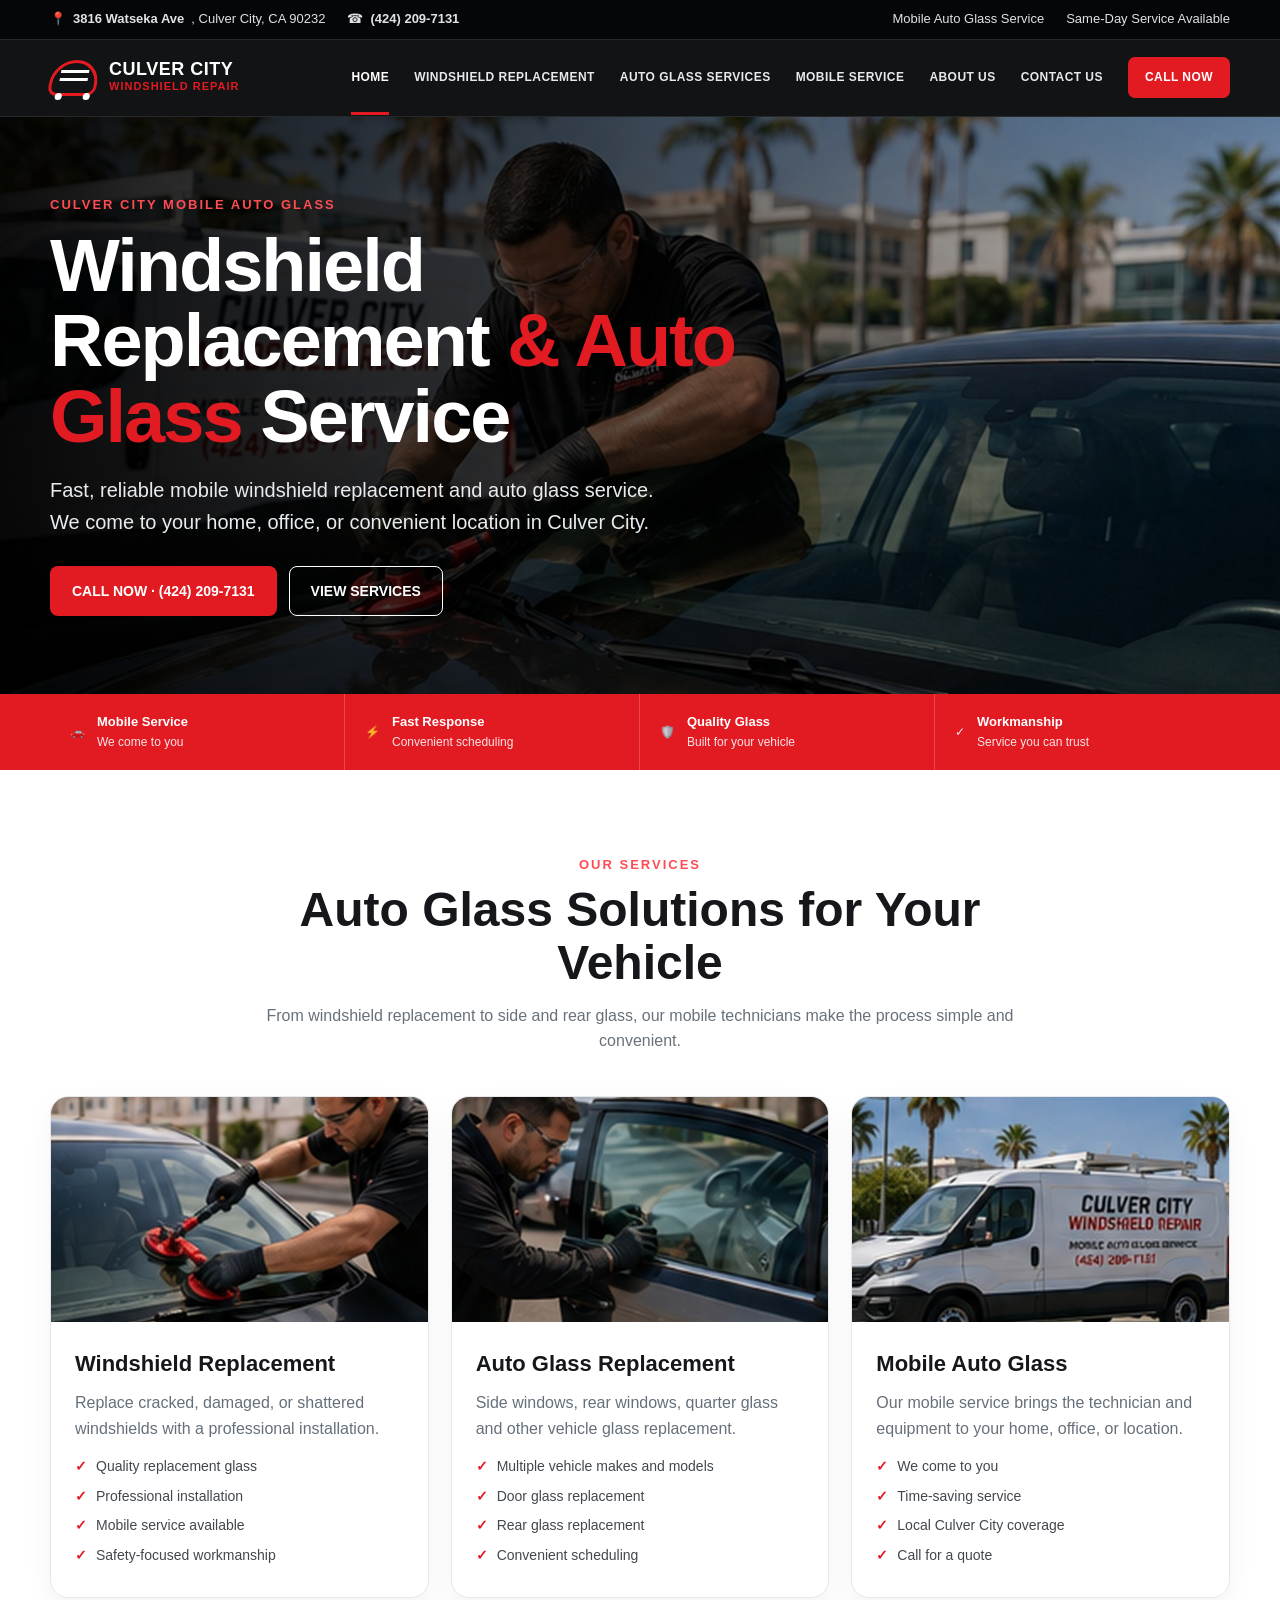
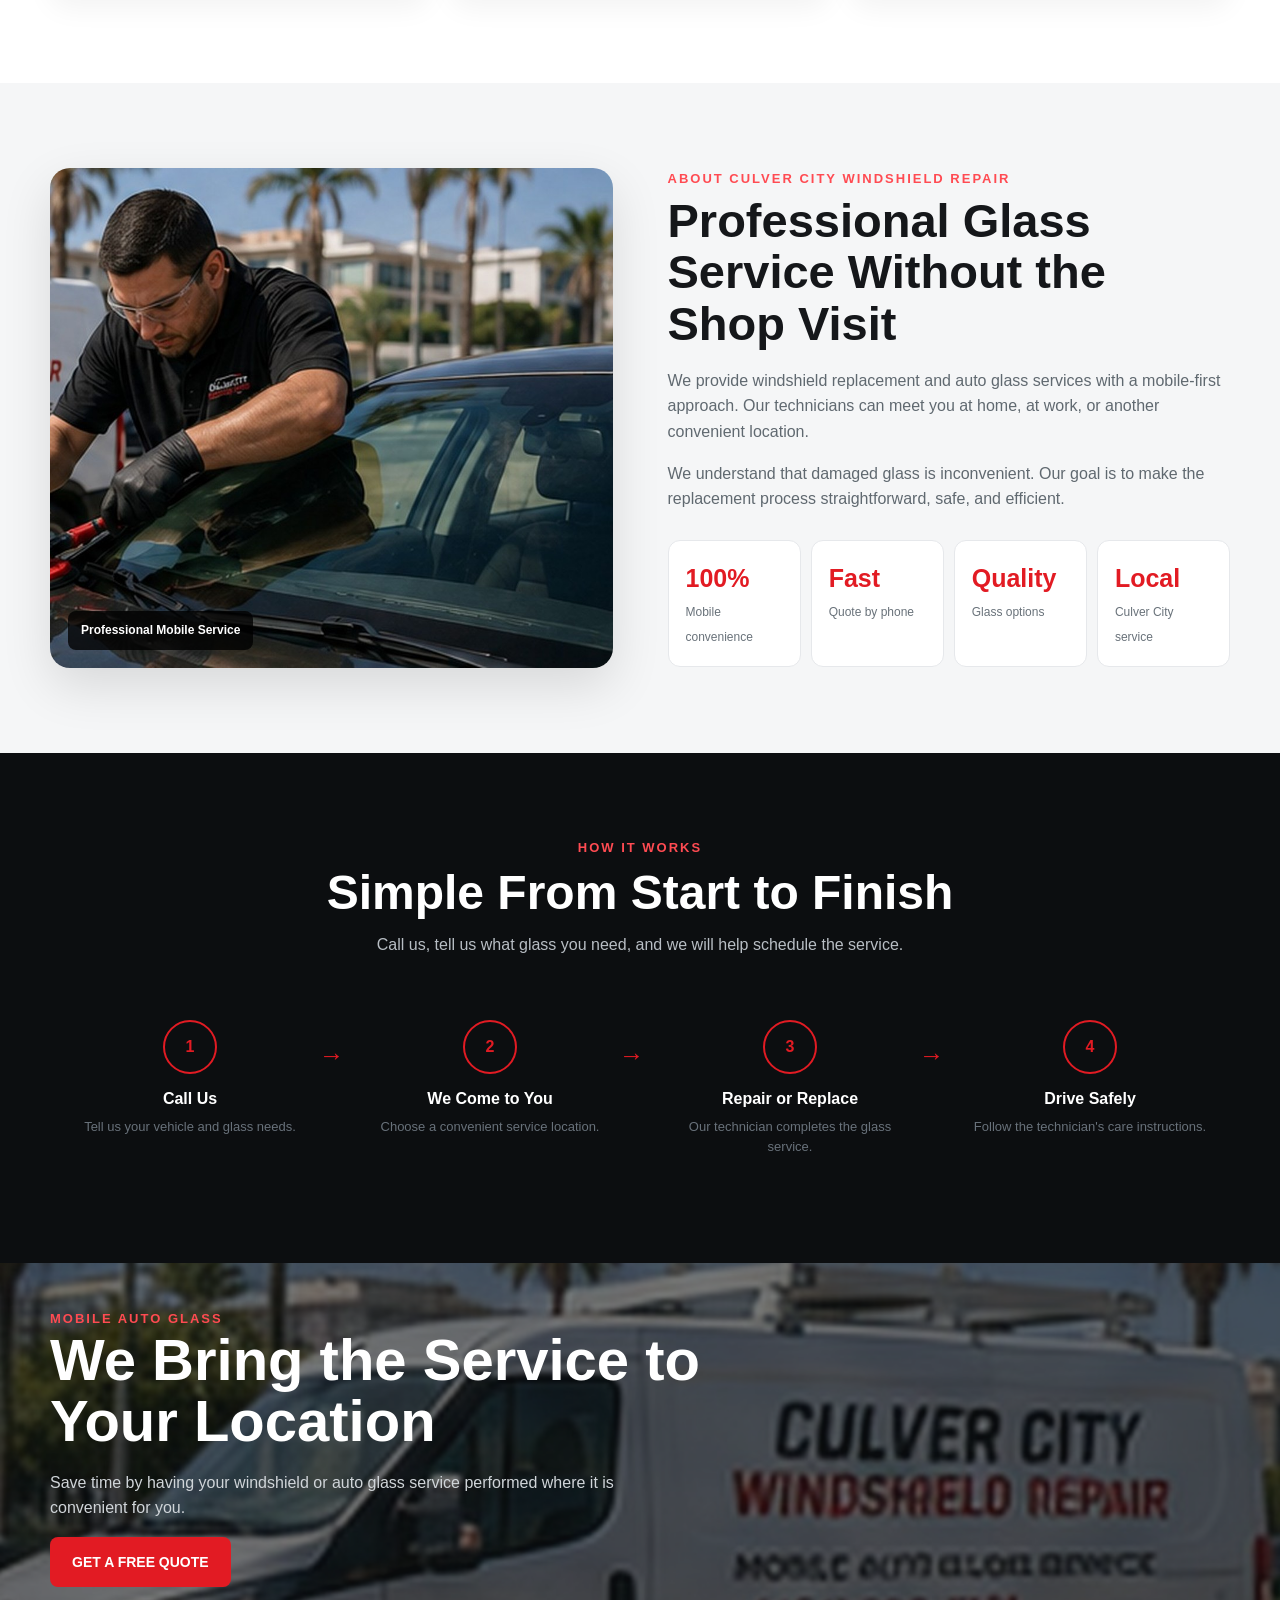
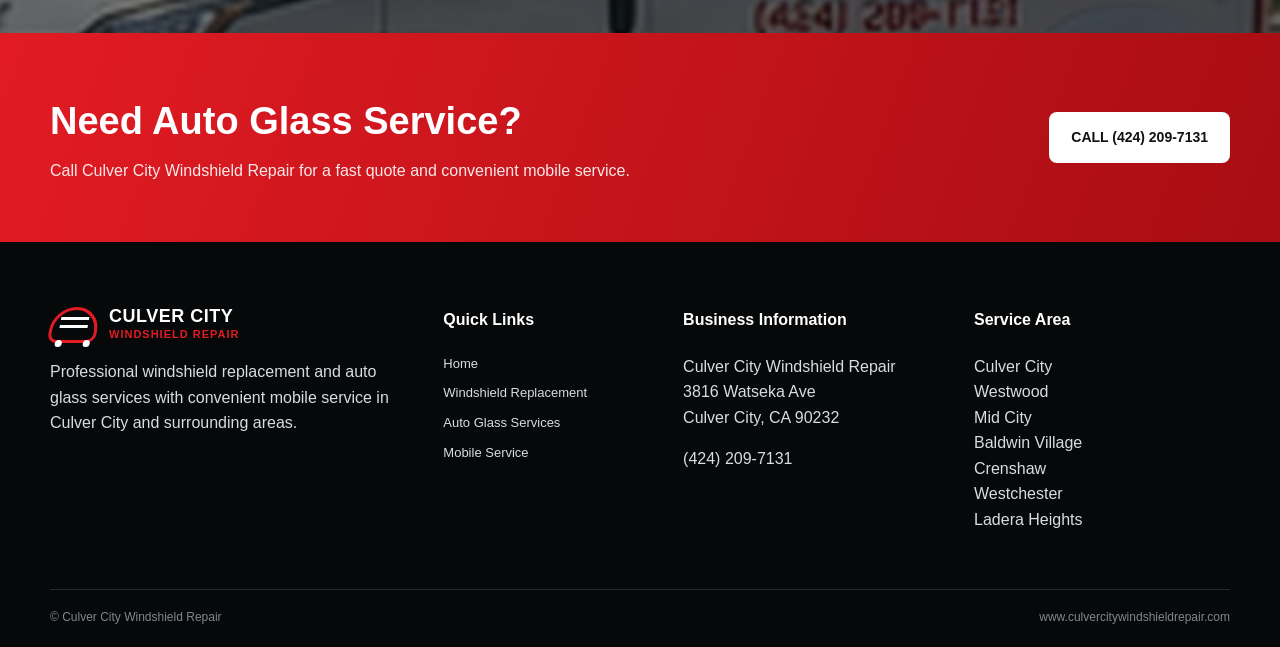
<file: index.html>
<!doctype html><html lang="en"><head><meta charset="utf-8"><meta name="viewport" content="width=device-width,initial-scale=1"><title>Windshield Replacement in Culver City Mobile Auto Glass Replacement in Culver City, CA.</title><meta name="description" content="Mobile windshield replacement and auto glass replacement in Culver City, CA. Call (424) 209-7131 for a quote and convenient mobile service."><meta name="theme-color" content="#070809"><link rel="stylesheet" href="assets/redesign.css"></head><body><div class="topbar"><div class="container"><div class="top-left"><span class="top-item">📍 <b>3816 Watseka Ave</b>, Culver City, CA 90232</span><span class="top-item">☎ <a href="tel:4242097131"><b>(424) 209-7131</b></a></span></div><div class="top-right"><span>Mobile Auto Glass Service</span><span>Same-Day Service Available</span></div></div></div>
<header class="site-header"><div class="container nav-wrap"><a class="brand" href="index.html"><span class="brand-mark"></span><span class="brand-text"><strong>CULVER CITY</strong><span>WINDSHIELD REPAIR</span></span></a><nav class="nav"><a class="active" href="index.html">HOME</a><a class="" href="auto-glass-repair-baldwin-village-crenshaw.html">WINDSHIELD REPLACEMENT</a><a class="" href="auto-glass-repair-westwood-mid-city.html">AUTO GLASS SERVICES</a><a class="" href="auto-glass-repair-westchester-ladera-heights.html">MOBILE SERVICE</a><a class="" href="auto-glass-repair-westwood-mid-city.html">ABOUT US</a><a class="" href="auto-glass-repair-westchester-ladera-heights.html">CONTACT US</a><a class="nav-cta" href="tel:4242097131">CALL NOW</a></nav><button class="nav-toggle" aria-label="Open menu">☰</button></div><div class="nav-backdrop"></div></header><section class="hero" style="background-image:url('images/hero-wide.jpg')"><div class="container"><div class="eyebrow">Culver City Mobile Auto Glass</div><h1>Windshield Replacement <span>&amp; Auto Glass</span> Service</h1><p>Fast, reliable mobile windshield replacement and auto glass service. We come to your home, office, or convenient location in Culver City.</p><div class="actions"><a class="btn btn-red" href="tel:4242097131">CALL NOW · (424) 209-7131</a><a class="btn btn-outline" href="#services">VIEW SERVICES</a></div></div></section>
<div class="trust-strip"><div class="container trust-grid"><div class="trust"><span class="trust-icon">🚗</span><div><strong>Mobile Service</strong><span>We come to you</span></div></div><div class="trust"><span class="trust-icon">⚡</span><div><strong>Fast Response</strong><span>Convenient scheduling</span></div></div><div class="trust"><span class="trust-icon">🛡️</span><div><strong>Quality Glass</strong><span>Built for your vehicle</span></div></div><div class="trust"><span class="trust-icon">✓</span><div><strong>Workmanship</strong><span>Service you can trust</span></div></div></div></div>
<section class="section" id="services"><div class="container"><div class="section-head"><div class="eyebrow">Our Services</div><h2>Auto Glass Solutions for Your Vehicle</h2><p>From windshield replacement to side and rear glass, our mobile technicians make the process simple and convenient.</p></div><div class="grid-3"><article class="card"><img src="images/windshield-card.jpg" alt="Windshield replacement service in Culver City"><div class="card-body"><h3>Windshield Replacement</h3><p>Replace cracked, damaged, or shattered windshields with a professional installation.</p><ul class="checklist"><li>Quality replacement glass</li><li>Professional installation</li><li>Mobile service available</li><li>Safety-focused workmanship</li></ul></div></article><article class="card"><img src="images/auto-glass-card.jpg" alt="Auto glass replacement service"><div class="card-body"><h3>Auto Glass Replacement</h3><p>Side windows, rear windows, quarter glass and other vehicle glass replacement.</p><ul class="checklist"><li>Multiple vehicle makes and models</li><li>Door glass replacement</li><li>Rear glass replacement</li><li>Convenient scheduling</li></ul></div></article><article class="card"><img src="images/mobile-card.jpg" alt="Mobile auto glass service van"><div class="card-body"><h3>Mobile Auto Glass</h3><p>Our mobile service brings the technician and equipment to your home, office, or location.</p><ul class="checklist"><li>We come to you</li><li>Time-saving service</li><li>Local Culver City coverage</li><li>Call for a quote</li></ul></div></article></div></div></section>
<section class="section gray"><div class="container split"><div class="photo"><img src="images/about-detail.jpg" alt="Technician performing windshield service"><span class="photo-label">Professional Mobile Service</span></div><div class="copy"><div class="eyebrow">About Culver City Windshield Repair</div><h2>Professional Glass Service Without the Shop Visit</h2><p>We provide windshield replacement and auto glass services with a mobile-first approach. Our technicians can meet you at home, at work, or another convenient location.</p><p>We understand that damaged glass is inconvenient. Our goal is to make the replacement process straightforward, safe, and efficient.</p><div class="stats"><div class="stat"><strong>100%</strong><span>Mobile convenience</span></div><div class="stat"><strong>Fast</strong><span>Quote by phone</span></div><div class="stat"><strong>Quality</strong><span>Glass options</span></div><div class="stat"><strong>Local</strong><span>Culver City service</span></div></div></div></div></section>
<section class="section dark"><div class="container"><div class="section-head"><div class="eyebrow">How It Works</div><h2>Simple From Start to Finish</h2><p>Call us, tell us what glass you need, and we will help schedule the service.</p></div><div class="process"><div class="step"><div class="step-num">1</div><h3>Call Us</h3><p>Tell us your vehicle and glass needs.</p></div><div class="step"><div class="step-num">2</div><h3>We Come to You</h3><p>Choose a convenient service location.</p></div><div class="step"><div class="step-num">3</div><h3>Repair or Replace</h3><p>Our technician completes the glass service.</p></div><div class="step"><div class="step-num">4</div><h3>Drive Safely</h3><p>Follow the technician's care instructions.</p></div></div></div></section>
<section class="banner"><img src="images/mobile-service-detail.jpg" alt="Mobile windshield service in Culver City"><div class="banner-inner"><div class="container"><div class="eyebrow">Mobile Auto Glass</div><h2>We Bring the Service to Your Location</h2><p>Save time by having your windshield or auto glass service performed where it is convenient for you.</p><a class="btn btn-red" href="tel:4242097131">GET A FREE QUOTE</a></div></div></section><section class="cta"><div class="container cta-inner"><div><h2>Need Auto Glass Service?</h2><p>Call Culver City Windshield Repair for a fast quote and convenient mobile service.</p></div><a class="btn btn-white" href="tel:4242097131">CALL (424) 209-7131</a></div></section>
<footer class="site-footer"><div class="container"><div class="footer-grid"><div><a class="brand" href="index.html"><span class="brand-mark"></span><span class="brand-text"><strong>CULVER CITY</strong><span>WINDSHIELD REPAIR</span></span></a><p class="footer-copy">Professional windshield replacement and auto glass services with convenient mobile service in Culver City and surrounding areas.</p></div><div><h4>Quick Links</h4><div class="footer-links"><a href="index.html">Home</a><a href="auto-glass-repair-baldwin-village-crenshaw.html">Windshield Replacement</a><a href="auto-glass-repair-westwood-mid-city.html">Auto Glass Services</a><a href="auto-glass-repair-westchester-ladera-heights.html">Mobile Service</a></div></div><div><h4>Business Information</h4><p class="footer-copy">Culver City Windshield Repair<br>3816 Watseka Ave<br>Culver City, CA 90232</p><p><a href="tel:4242097131">(424) 209-7131</a></p></div><div><h4>Service Area</h4><p class="footer-copy">Culver City<br>Westwood<br>Mid City<br>Baldwin Village<br>Crenshaw<br>Westchester<br>Ladera Heights</p></div></div><div class="footer-bottom"><span>© Culver City Windshield Repair</span><span>www.culvercitywindshieldrepair.com</span></div></div></footer><a class="mobile-call" href="tel:4242097131">CALL NOW · (424) 209-7131</a><script src="assets/redesign.js"></script></body></html>
</file>
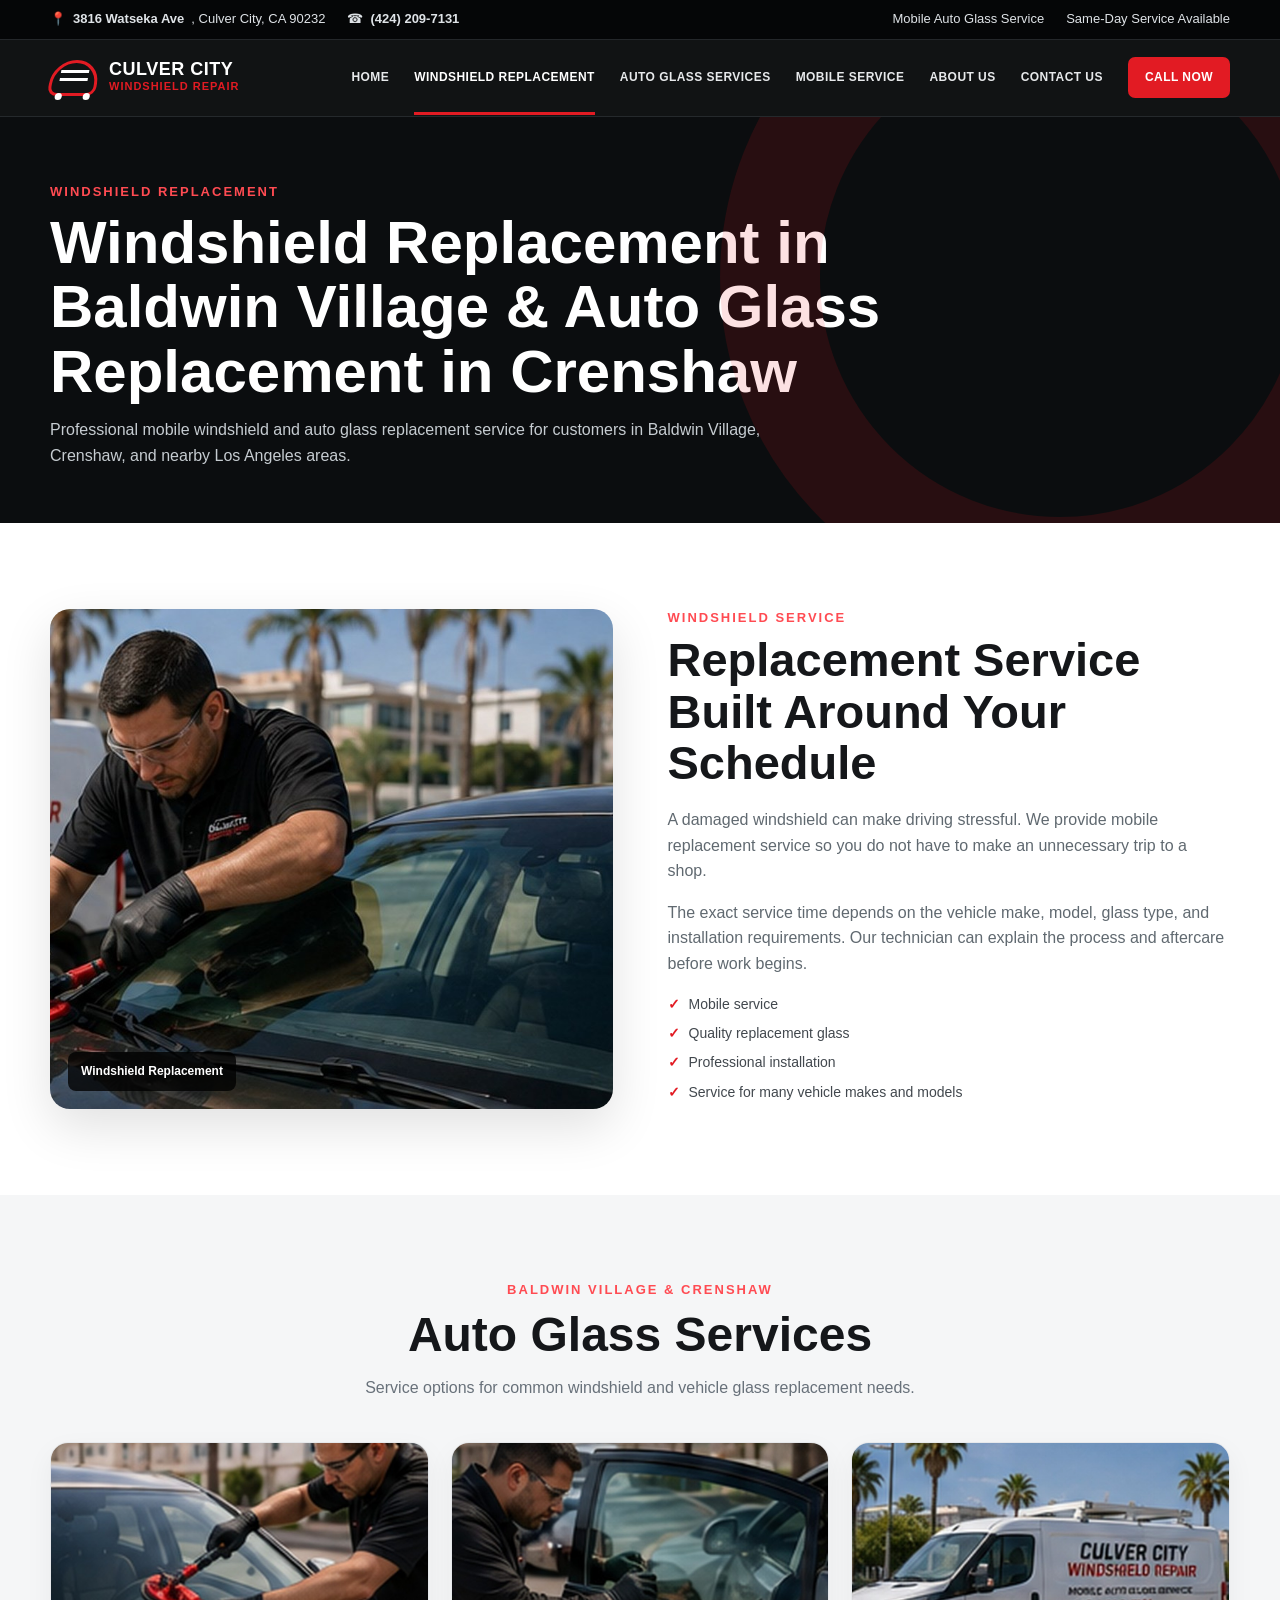
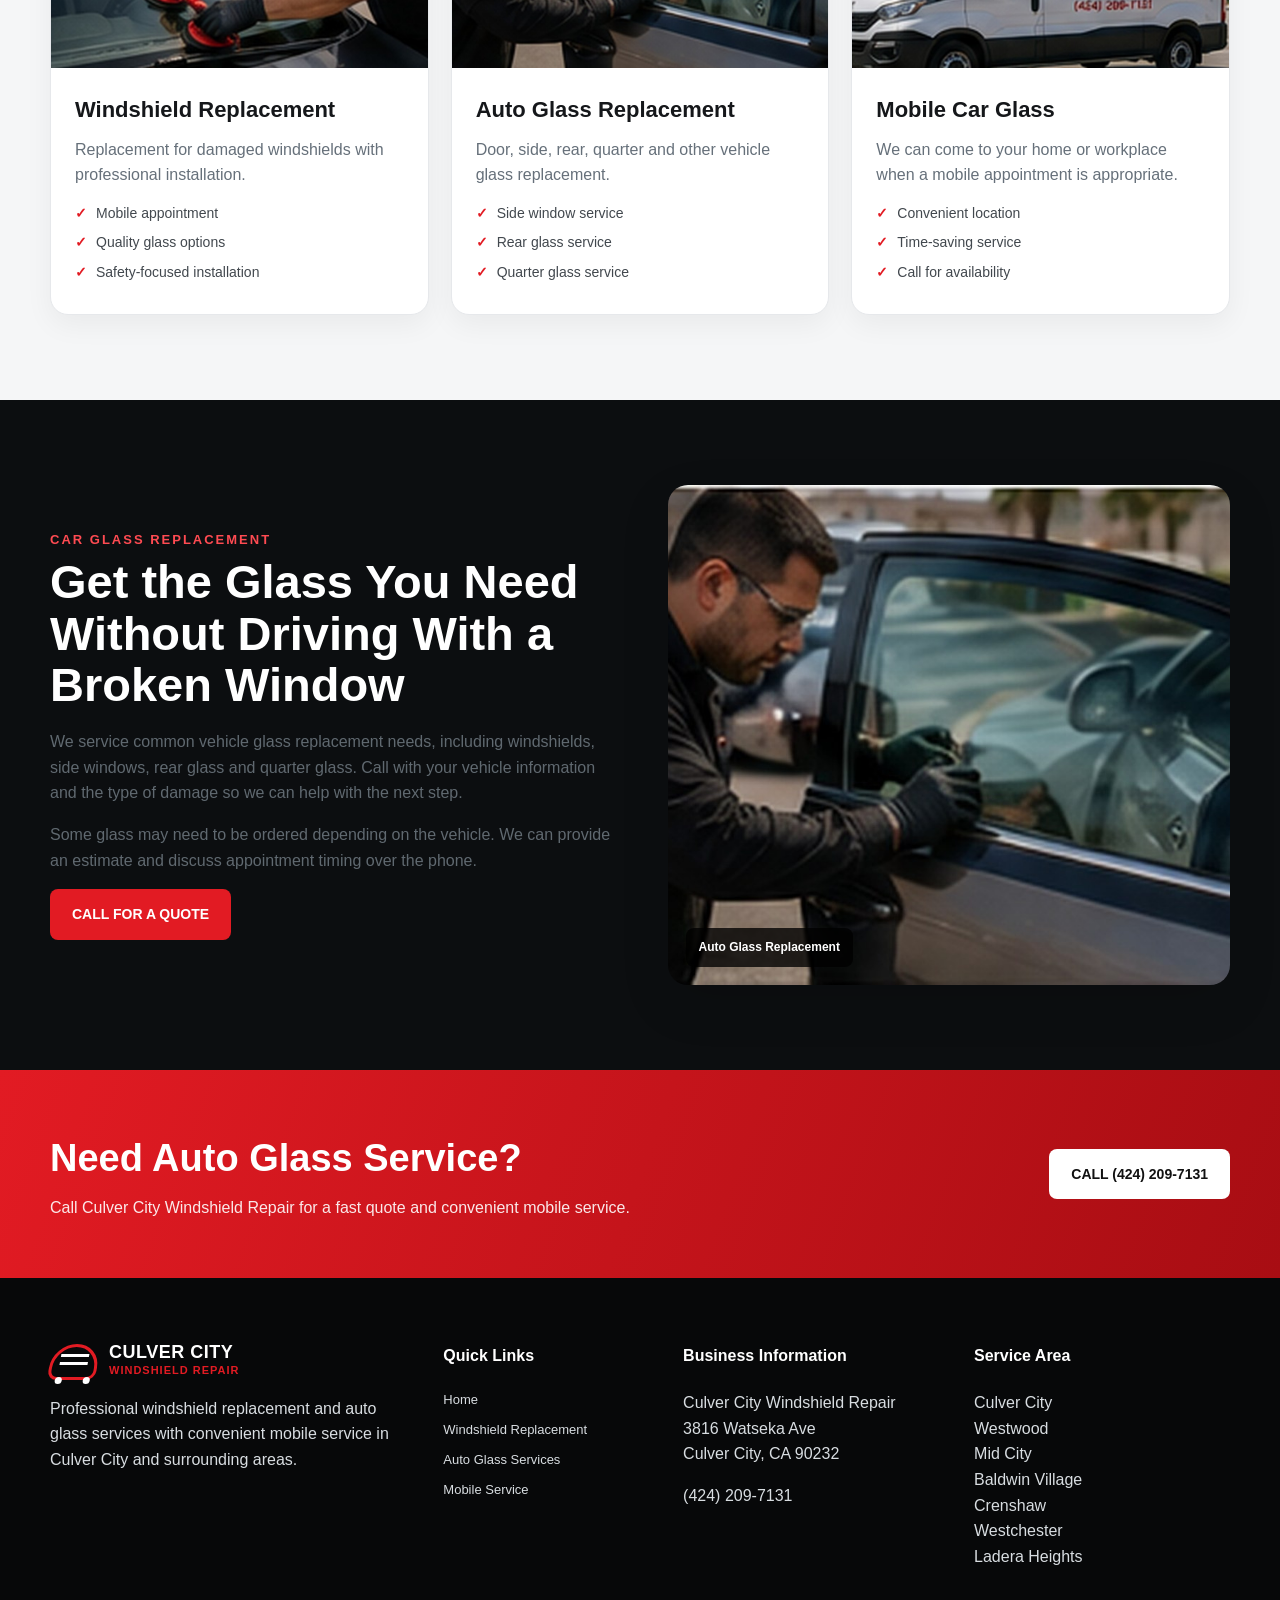
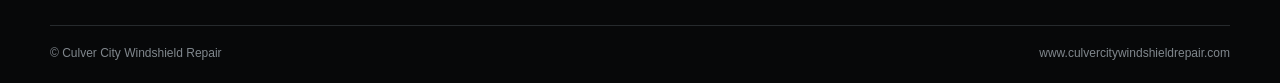
<file: auto-glass-repair-baldwin-village-crenshaw.html>
<!doctype html><html lang="en"><head><meta charset="utf-8"><meta name="viewport" content="width=device-width,initial-scale=1"><title>Windshield Replacement in Baldwin Hills Mobile auto Glass Replacement in Crenshaw</title><meta name="description" content="Windshield replacement in Baldwin Village and auto glass replacement in Crenshaw with convenient mobile service."><meta name="theme-color" content="#070809"><link rel="stylesheet" href="assets/redesign.css"></head><body><div class="topbar"><div class="container"><div class="top-left"><span class="top-item">📍 <b>3816 Watseka Ave</b>, Culver City, CA 90232</span><span class="top-item">☎ <a href="tel:4242097131"><b>(424) 209-7131</b></a></span></div><div class="top-right"><span>Mobile Auto Glass Service</span><span>Same-Day Service Available</span></div></div></div>
<header class="site-header"><div class="container nav-wrap"><a class="brand" href="index.html"><span class="brand-mark"></span><span class="brand-text"><strong>CULVER CITY</strong><span>WINDSHIELD REPAIR</span></span></a><nav class="nav"><a class="" href="index.html">HOME</a><a class="active" href="auto-glass-repair-baldwin-village-crenshaw.html">WINDSHIELD REPLACEMENT</a><a class="" href="auto-glass-repair-westwood-mid-city.html">AUTO GLASS SERVICES</a><a class="" href="auto-glass-repair-westchester-ladera-heights.html">MOBILE SERVICE</a><a class="" href="auto-glass-repair-westwood-mid-city.html">ABOUT US</a><a class="" href="auto-glass-repair-westchester-ladera-heights.html">CONTACT US</a><a class="nav-cta" href="tel:4242097131">CALL NOW</a></nav><button class="nav-toggle" aria-label="Open menu">☰</button></div><div class="nav-backdrop"></div></header><section class="page-hero"><div class="container"><div class="crumb">Windshield Replacement</div><h1>Windshield Replacement in Baldwin Village &amp; Auto Glass Replacement in Crenshaw</h1><p>Professional mobile windshield and auto glass replacement service for customers in Baldwin Village, Crenshaw, and nearby Los Angeles areas.</p></div></section>
<section class="section"><div class="container split"><div class="photo"><img src="images/windshield-detail.jpg" alt="Windshield replacement technician"><span class="photo-label">Windshield Replacement</span></div><div class="copy"><div class="eyebrow">Windshield Service</div><h2>Replacement Service Built Around Your Schedule</h2><p>A damaged windshield can make driving stressful. We provide mobile replacement service so you do not have to make an unnecessary trip to a shop.</p><p>The exact service time depends on the vehicle make, model, glass type, and installation requirements. Our technician can explain the process and aftercare before work begins.</p><ul class="checklist"><li>Mobile service</li><li>Quality replacement glass</li><li>Professional installation</li><li>Service for many vehicle makes and models</li></ul></div></div></section>
<section class="section gray"><div class="container"><div class="section-head"><div class="eyebrow">Baldwin Village &amp; Crenshaw</div><h2>Auto Glass Services</h2><p>Service options for common windshield and vehicle glass replacement needs.</p></div><div class="grid-3"><article class="card"><img src="images/windshield-card.jpg" alt="Windshield replacement in Baldwin Village"><div class="card-body"><h3>Windshield Replacement</h3><p>Replacement for damaged windshields with professional installation.</p><ul class="checklist"><li>Mobile appointment</li><li>Quality glass options</li><li>Safety-focused installation</li></ul></div></article><article class="card"><img src="images/auto-glass-detail.jpg" alt="Auto glass replacement in Crenshaw"><div class="card-body"><h3>Auto Glass Replacement</h3><p>Door, side, rear, quarter and other vehicle glass replacement.</p><ul class="checklist"><li>Side window service</li><li>Rear glass service</li><li>Quarter glass service</li></ul></div></article><article class="card"><img src="images/mobile-service-detail.jpg" alt="Mobile auto glass service"><div class="card-body"><h3>Mobile Car Glass</h3><p>We can come to your home or workplace when a mobile appointment is appropriate.</p><ul class="checklist"><li>Convenient location</li><li>Time-saving service</li><li>Call for availability</li></ul></div></article></div></div></section>
<section class="section dark"><div class="container split reverse"><div class="photo"><img src="images/auto-glass-detail.jpg" alt="Technician replacing vehicle side glass"><span class="photo-label">Auto Glass Replacement</span></div><div class="copy"><div class="eyebrow">Car Glass Replacement</div><h2>Get the Glass You Need Without Driving With a Broken Window</h2><p>We service common vehicle glass replacement needs, including windshields, side windows, rear glass and quarter glass. Call with your vehicle information and the type of damage so we can help with the next step.</p><p>Some glass may need to be ordered depending on the vehicle. We can provide an estimate and discuss appointment timing over the phone.</p><a class="btn btn-red" href="tel:4242097131">CALL FOR A QUOTE</a></div></div></section><section class="cta"><div class="container cta-inner"><div><h2>Need Auto Glass Service?</h2><p>Call Culver City Windshield Repair for a fast quote and convenient mobile service.</p></div><a class="btn btn-white" href="tel:4242097131">CALL (424) 209-7131</a></div></section>
<footer class="site-footer"><div class="container"><div class="footer-grid"><div><a class="brand" href="index.html"><span class="brand-mark"></span><span class="brand-text"><strong>CULVER CITY</strong><span>WINDSHIELD REPAIR</span></span></a><p class="footer-copy">Professional windshield replacement and auto glass services with convenient mobile service in Culver City and surrounding areas.</p></div><div><h4>Quick Links</h4><div class="footer-links"><a href="index.html">Home</a><a href="auto-glass-repair-baldwin-village-crenshaw.html">Windshield Replacement</a><a href="auto-glass-repair-westwood-mid-city.html">Auto Glass Services</a><a href="auto-glass-repair-westchester-ladera-heights.html">Mobile Service</a></div></div><div><h4>Business Information</h4><p class="footer-copy">Culver City Windshield Repair<br>3816 Watseka Ave<br>Culver City, CA 90232</p><p><a href="tel:4242097131">(424) 209-7131</a></p></div><div><h4>Service Area</h4><p class="footer-copy">Culver City<br>Westwood<br>Mid City<br>Baldwin Village<br>Crenshaw<br>Westchester<br>Ladera Heights</p></div></div><div class="footer-bottom"><span>© Culver City Windshield Repair</span><span>www.culvercitywindshieldrepair.com</span></div></div></footer><a class="mobile-call" href="tel:4242097131">CALL NOW · (424) 209-7131</a><script src="assets/redesign.js"></script></body></html>
</file>
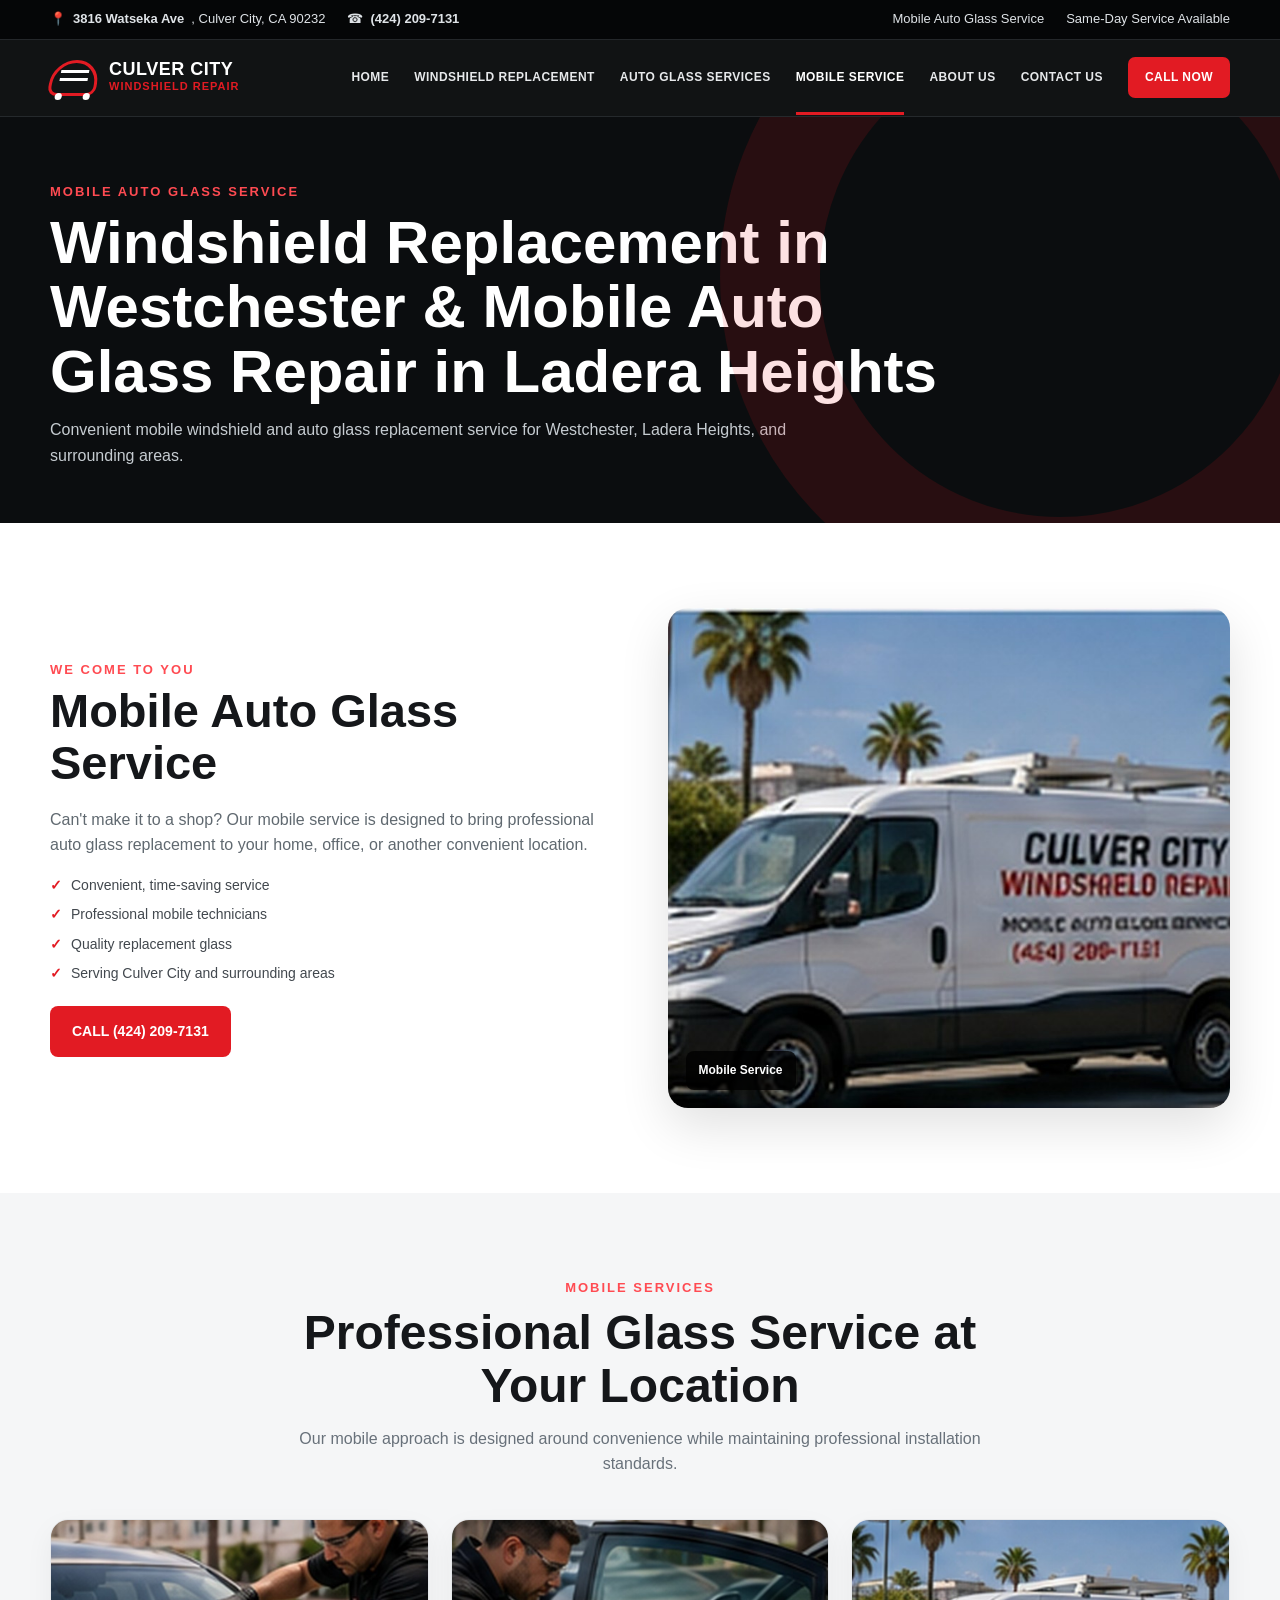
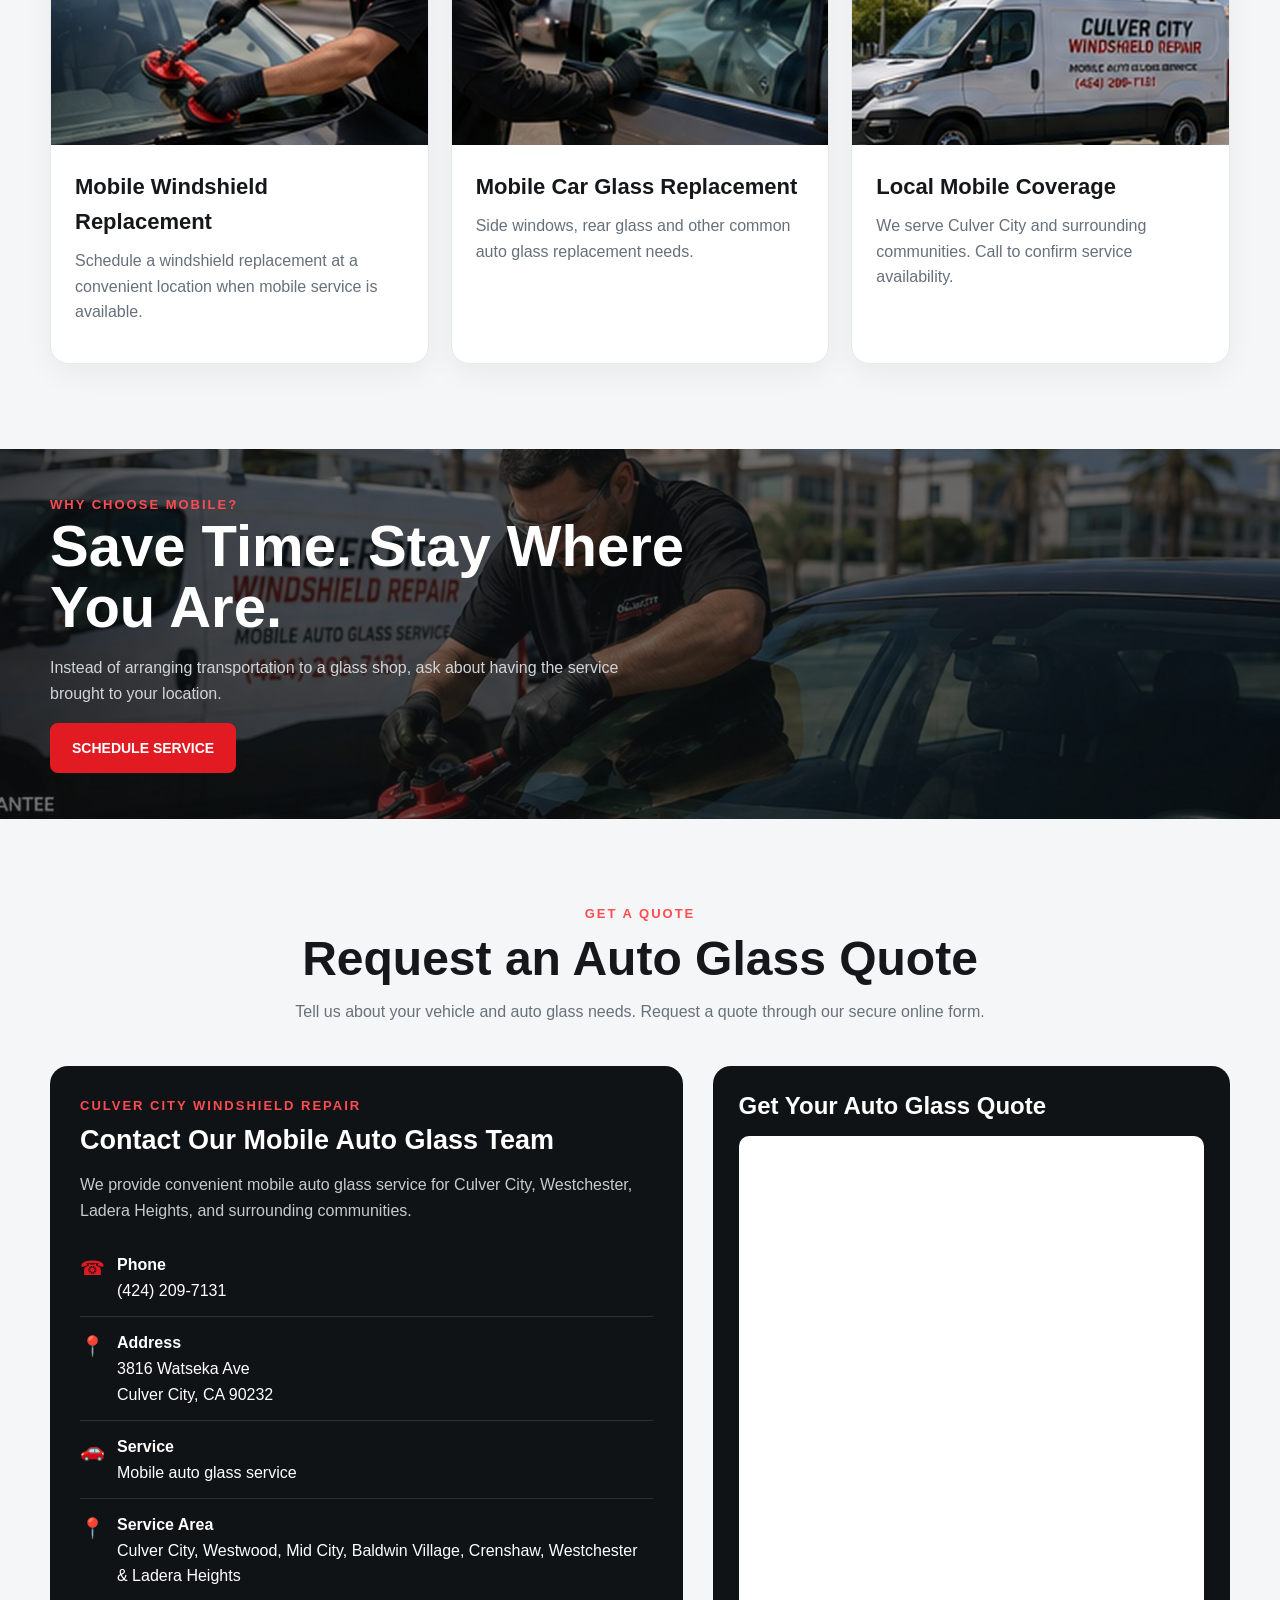
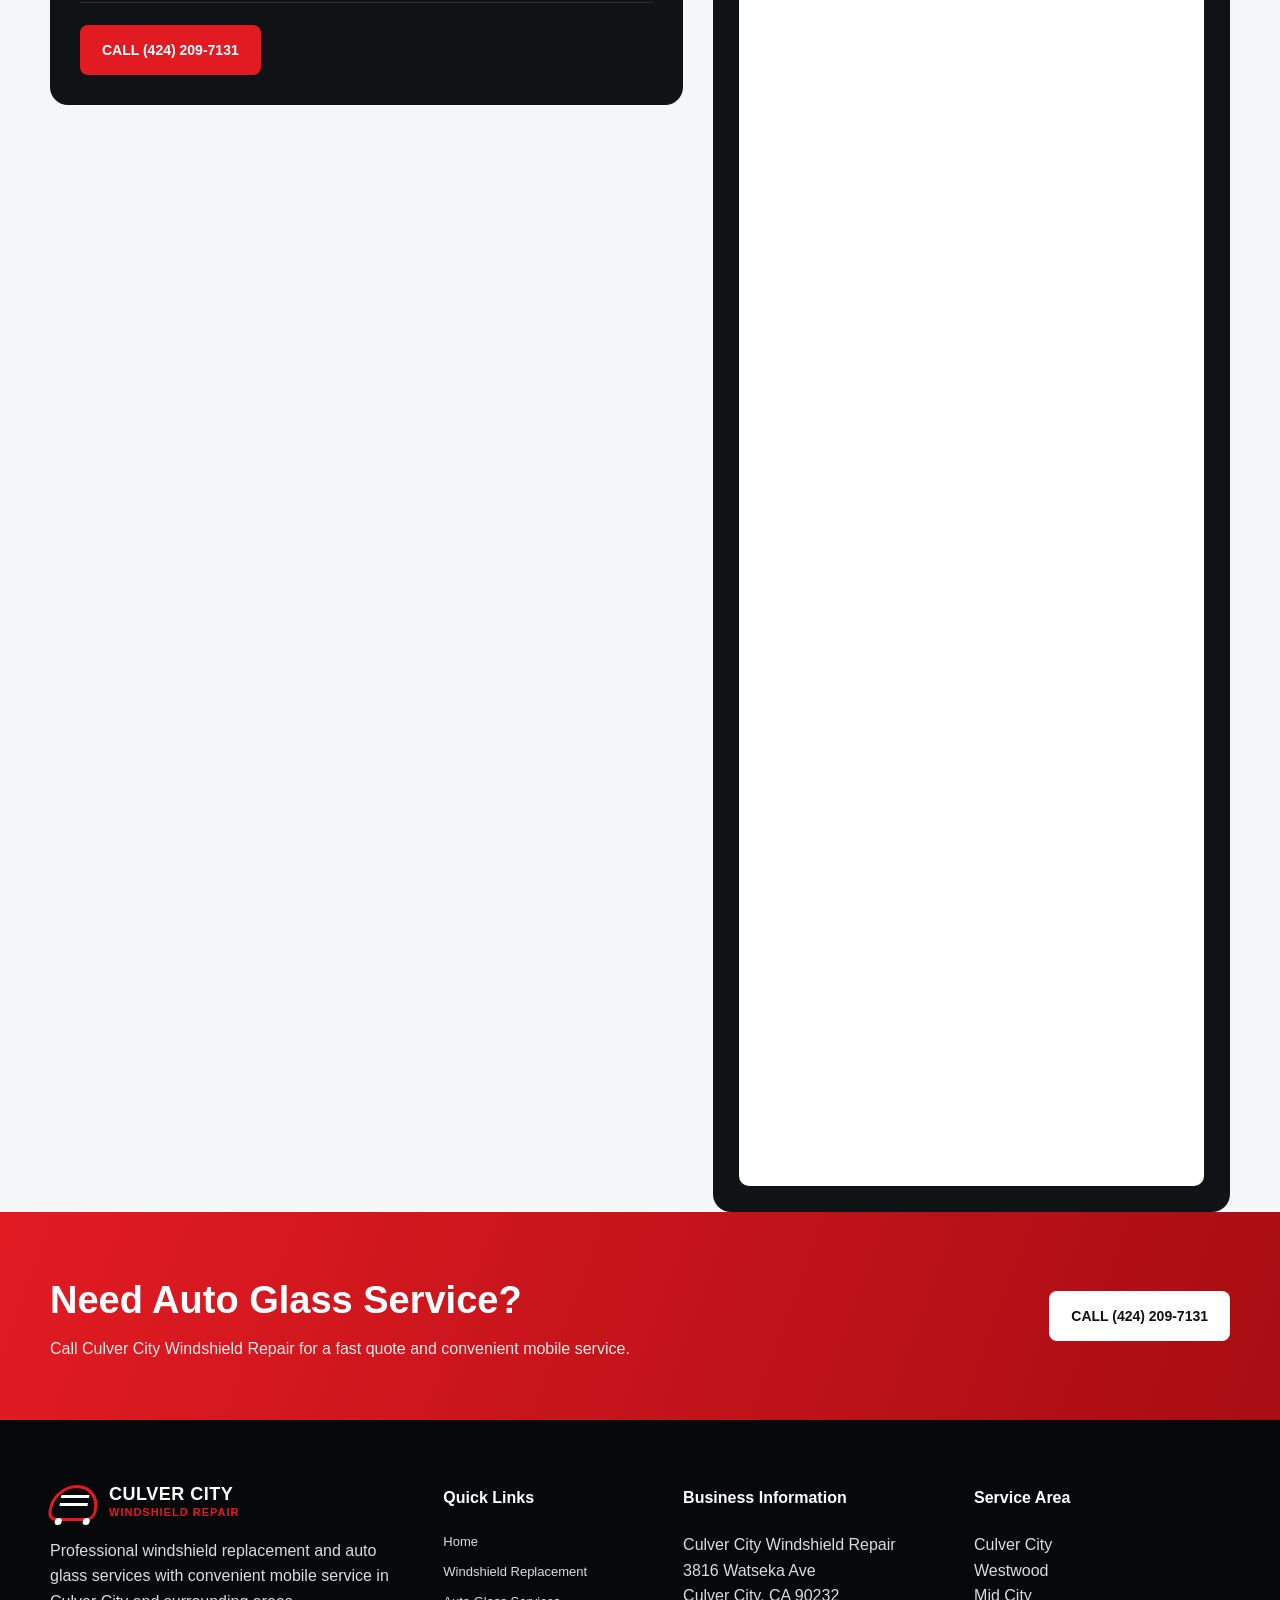
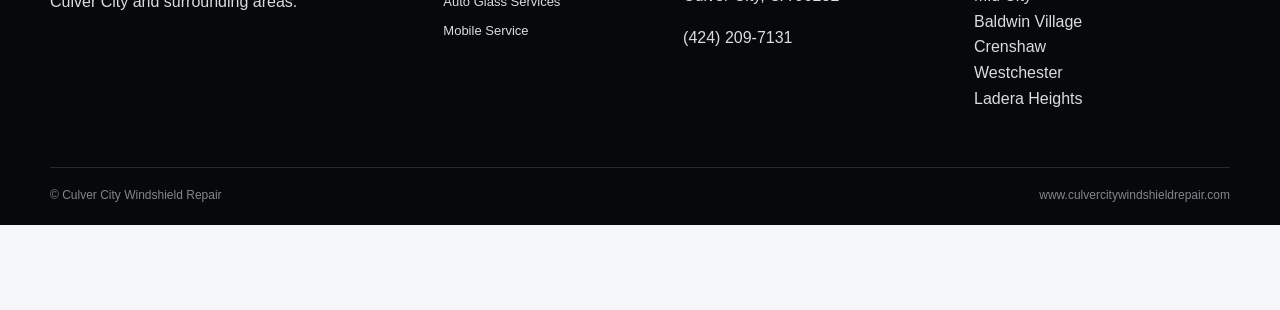
<file: auto-glass-repair-westchester-ladera-heights.html>
<!doctype html><html lang="en"><head><meta charset="utf-8"><meta name="viewport" content="width=device-width,initial-scale=1"><title>Windshield Replacement in Westchester Mobile Auto Glass Repair in Ladera Heights, CA</title><meta name="description" content="Mobile windshield replacement and auto glass service in Westchester and Ladera Heights, CA."><meta name="theme-color" content="#070809"><link rel="stylesheet" href="assets/redesign.css"></head><body><div class="topbar"><div class="container"><div class="top-left"><span class="top-item">📍 <b>3816 Watseka Ave</b>, Culver City, CA 90232</span><span class="top-item">☎ <a href="tel:4242097131"><b>(424) 209-7131</b></a></span></div><div class="top-right"><span>Mobile Auto Glass Service</span><span>Same-Day Service Available</span></div></div></div>
<header class="site-header"><div class="container nav-wrap"><a class="brand" href="index.html"><span class="brand-mark"></span><span class="brand-text"><strong>CULVER CITY</strong><span>WINDSHIELD REPAIR</span></span></a><nav class="nav"><a class="" href="index.html">HOME</a><a class="" href="auto-glass-repair-baldwin-village-crenshaw.html">WINDSHIELD REPLACEMENT</a><a class="" href="auto-glass-repair-westwood-mid-city.html">AUTO GLASS SERVICES</a><a class="active" href="auto-glass-repair-westchester-ladera-heights.html">MOBILE SERVICE</a><a class="" href="auto-glass-repair-westwood-mid-city.html">ABOUT US</a><a class="" href="auto-glass-repair-westchester-ladera-heights.html">CONTACT US</a><a class="nav-cta" href="tel:4242097131">CALL NOW</a></nav><button class="nav-toggle" aria-label="Open menu">☰</button></div><div class="nav-backdrop"></div></header><section class="page-hero"><div class="container"><div class="crumb">Mobile Auto Glass Service</div><h1>Windshield Replacement in Westchester &amp; Mobile Auto Glass Repair in Ladera Heights</h1><p>Convenient mobile windshield and auto glass replacement service for Westchester, Ladera Heights, and surrounding areas.</p></div></section>
<section class="section"><div class="container split"><div class="copy"><div class="eyebrow">We Come to You</div><h2>Mobile Auto Glass Service</h2><p>Can't make it to a shop? Our mobile service is designed to bring professional auto glass replacement to your home, office, or another convenient location.</p><ul class="checklist"><li>Convenient, time-saving service</li><li>Professional mobile technicians</li><li>Quality replacement glass</li><li>Serving Culver City and surrounding areas</li></ul><div class="actions" style="margin-top:22px"><a class="btn btn-red" href="tel:4242097131">CALL (424) 209-7131</a></div></div><div class="photo"><img src="images/mobile-service-detail.jpg" alt="Mobile auto glass technician servicing a vehicle"><span class="photo-label">Mobile Service</span></div></div></section>
<section class="section gray"><div class="container"><div class="section-head"><div class="eyebrow">Mobile Services</div><h2>Professional Glass Service at Your Location</h2><p>Our mobile approach is designed around convenience while maintaining professional installation standards.</p></div><div class="grid-3"><article class="card"><img src="images/windshield-card.jpg" alt="Mobile windshield replacement"><div class="card-body"><h3>Mobile Windshield Replacement</h3><p>Schedule a windshield replacement at a convenient location when mobile service is available.</p></div></article><article class="card"><img src="images/auto-glass-card.jpg" alt="Mobile car window replacement"><div class="card-body"><h3>Mobile Car Glass Replacement</h3><p>Side windows, rear glass and other common auto glass replacement needs.</p></div></article><article class="card"><img src="images/mobile-card.jpg" alt="Culver City mobile auto glass van"><div class="card-body"><h3>Local Mobile Coverage</h3><p>We serve Culver City and surrounding communities. Call to confirm service availability.</p></div></article></div></div></section>
<section class="banner"><img src="images/hero-wide.jpg" alt="Windshield technician and mobile service van"><div class="banner-inner"><div class="container"><div class="eyebrow">Why Choose Mobile?</div><h2>Save Time. Stay Where You Are.</h2><p>Instead of arranging transportation to a glass shop, ask about having the service brought to your location.</p><a class="btn btn-red" href="tel:4242097131">SCHEDULE SERVICE</a></div></div></section><section class="section gray" id="contact"><div class="container"><div class="section-head"><div class="eyebrow">Get a Quote</div><h2>Request an Auto Glass Quote</h2><p>Tell us about your vehicle and auto glass needs. Request a quote through our secure online form.</p></div><div class="location-grid contact-grid"><div class="contact-info-panel"><div class="eyebrow">Culver City Windshield Repair</div><h3>Contact Our Mobile Auto Glass Team</h3><p>We provide convenient mobile auto glass service for Culver City, Westchester, Ladera Heights, and surrounding communities.</p><div class="contact-row"><span class="contact-icon">☎</span><div><strong>Phone</strong><br><a href="tel:4242097131">(424) 209-7131</a></div></div><div class="contact-row"><span class="contact-icon">📍</span><div><strong>Address</strong><br>3816 Watseka Ave<br>Culver City, CA 90232</div></div><div class="contact-row"><span class="contact-icon">🚗</span><div><strong>Service</strong><br>Mobile auto glass service</div></div><div class="contact-row"><span class="contact-icon">📍</span><div><strong>Service Area</strong><br>Culver City, Westwood, Mid City, Baldwin Village, Crenshaw, Westchester &amp; Ladera Heights</div></div><div class="actions" style="margin-top:22px"><a class="btn btn-red" href="tel:4242097131">CALL (424) 209-7131</a></div></div><div class="quote-form-card"><h3>Get Your Auto Glass Quote</h3><div class="quote-iframe-wrap"><iframe src="https://autoglassquote.netlify.app/" title="Auto Glass Quote Request" loading="lazy"></iframe></div></div></div></div><section class="cta"><div class="container cta-inner"><div><h2>Need Auto Glass Service?</h2><p>Call Culver City Windshield Repair for a fast quote and convenient mobile service.</p></div><a class="btn btn-white" href="tel:4242097131">CALL (424) 209-7131</a></div></section>
<footer class="site-footer"><div class="container"><div class="footer-grid"><div><a class="brand" href="index.html"><span class="brand-mark"></span><span class="brand-text"><strong>CULVER CITY</strong><span>WINDSHIELD REPAIR</span></span></a><p class="footer-copy">Professional windshield replacement and auto glass services with convenient mobile service in Culver City and surrounding areas.</p></div><div><h4>Quick Links</h4><div class="footer-links"><a href="index.html">Home</a><a href="auto-glass-repair-baldwin-village-crenshaw.html">Windshield Replacement</a><a href="auto-glass-repair-westwood-mid-city.html">Auto Glass Services</a><a href="auto-glass-repair-westchester-ladera-heights.html">Mobile Service</a></div></div><div><h4>Business Information</h4><p class="footer-copy">Culver City Windshield Repair<br>3816 Watseka Ave<br>Culver City, CA 90232</p><p><a href="tel:4242097131">(424) 209-7131</a></p></div><div><h4>Service Area</h4><p class="footer-copy">Culver City<br>Westwood<br>Mid City<br>Baldwin Village<br>Crenshaw<br>Westchester<br>Ladera Heights</p></div></div><div class="footer-bottom"><span>© Culver City Windshield Repair</span><span>www.culvercitywindshieldrepair.com</span></div></div></footer><a class="mobile-call" href="tel:4242097131">CALL NOW · (424) 209-7131</a><script src="assets/redesign.js"></script></body></html>
</file>
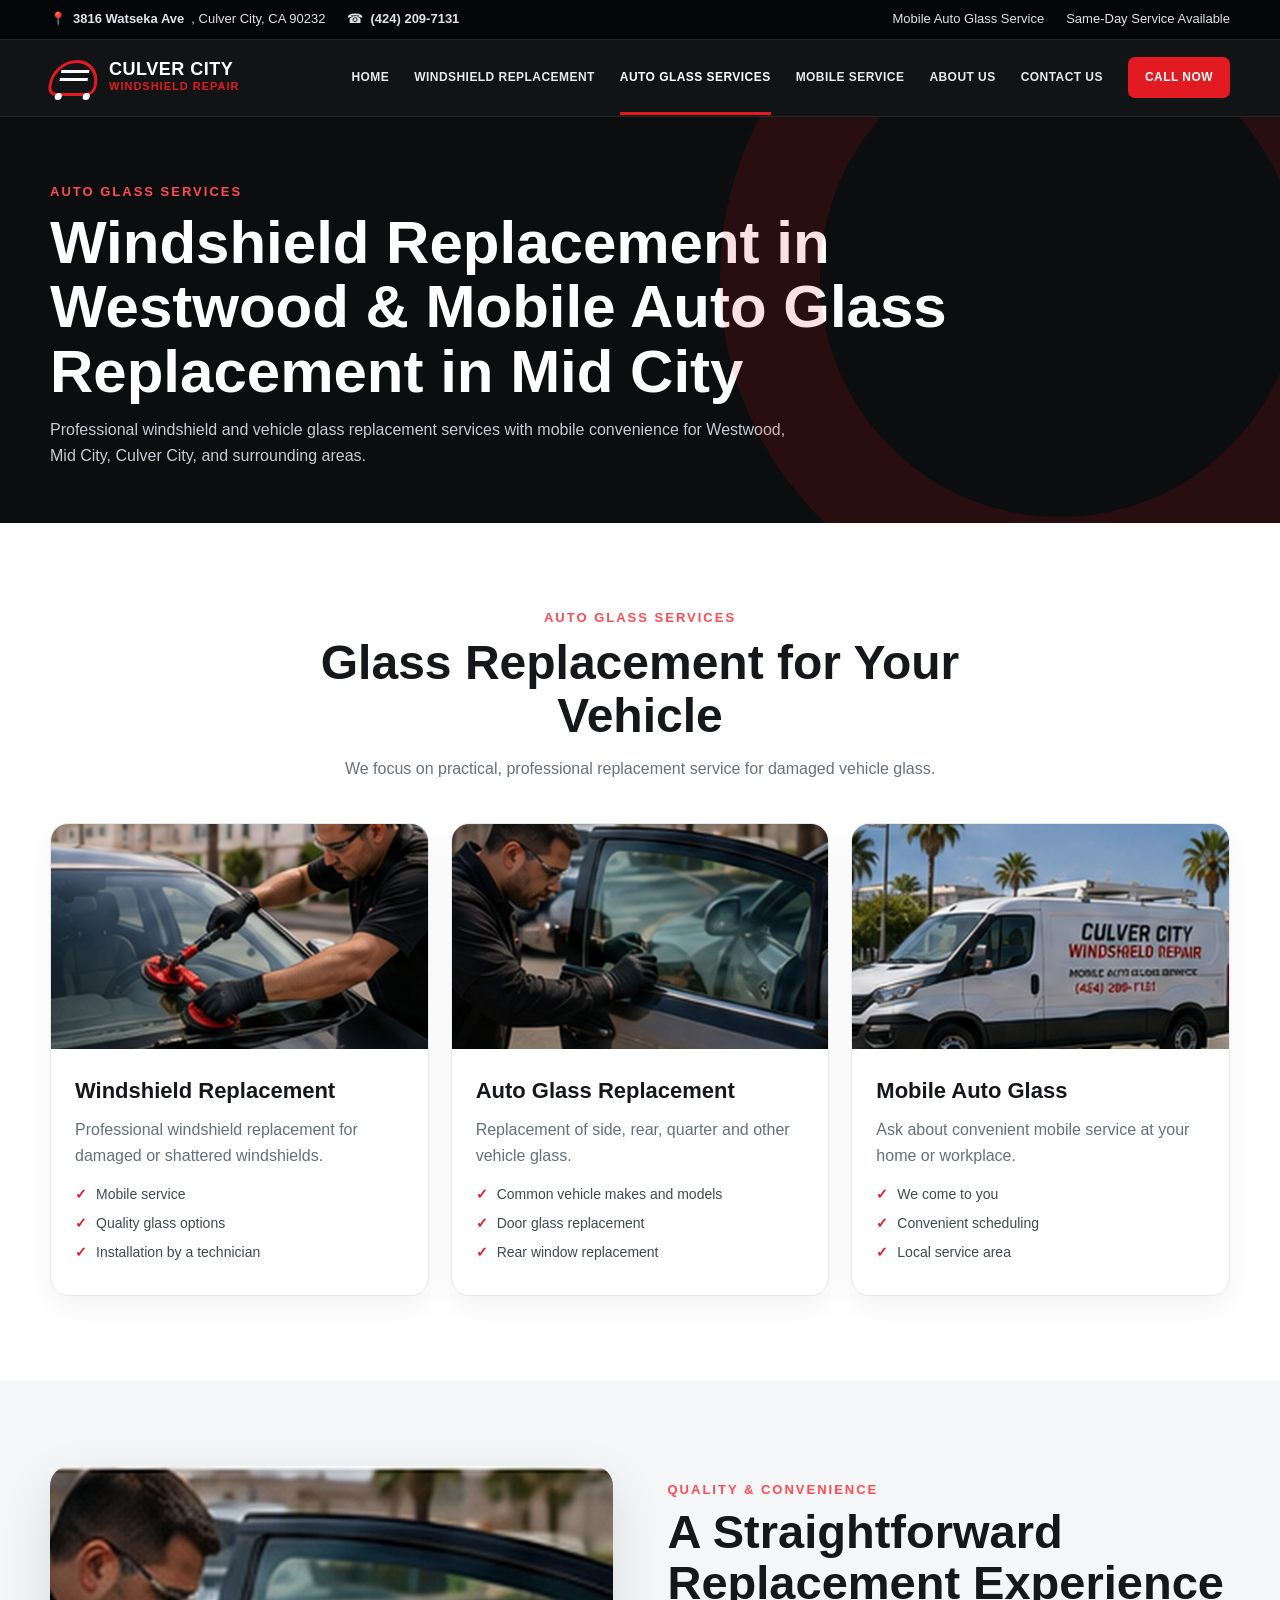
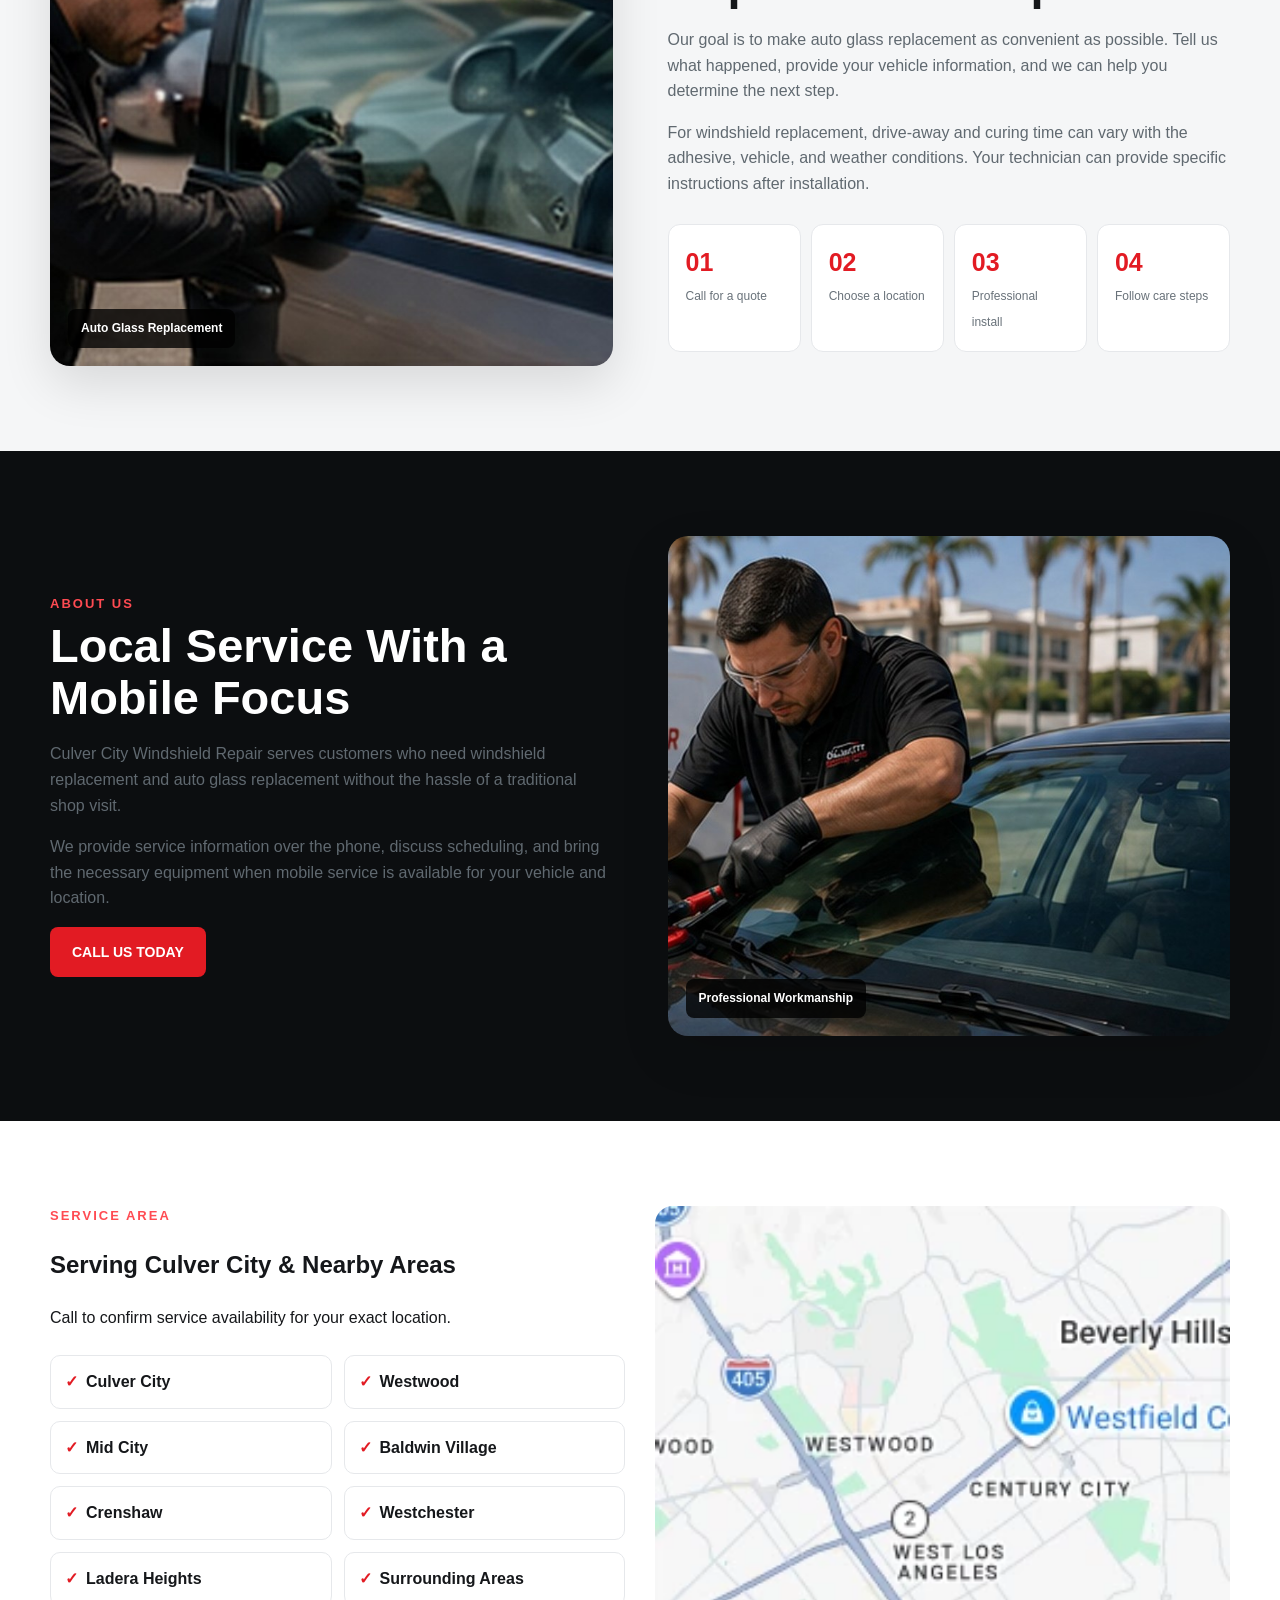
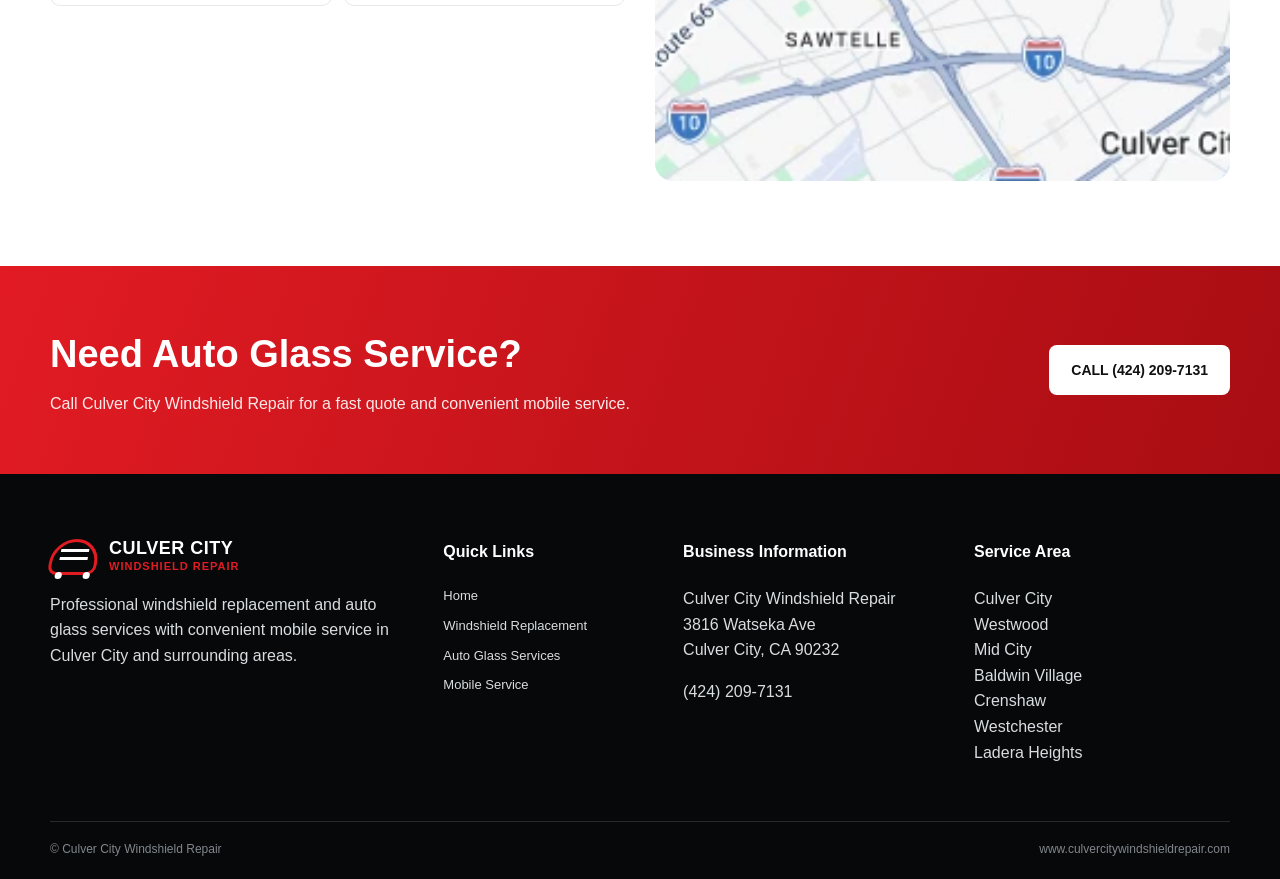
<file: auto-glass-repair-westwood-mid-city.html>
<!doctype html><html lang="en"><head><meta charset="utf-8"><meta name="viewport" content="width=device-width,initial-scale=1"><title>Windshield Replacement in Westwood Mobile Auto Glass Replacement in Mid City.</title><meta name="description" content="Windshield replacement in Westwood and mobile auto glass replacement in Mid City with local mobile service."><meta name="theme-color" content="#070809"><link rel="stylesheet" href="assets/redesign.css"></head><body><div class="topbar"><div class="container"><div class="top-left"><span class="top-item">📍 <b>3816 Watseka Ave</b>, Culver City, CA 90232</span><span class="top-item">☎ <a href="tel:4242097131"><b>(424) 209-7131</b></a></span></div><div class="top-right"><span>Mobile Auto Glass Service</span><span>Same-Day Service Available</span></div></div></div>
<header class="site-header"><div class="container nav-wrap"><a class="brand" href="index.html"><span class="brand-mark"></span><span class="brand-text"><strong>CULVER CITY</strong><span>WINDSHIELD REPAIR</span></span></a><nav class="nav"><a class="" href="index.html">HOME</a><a class="" href="auto-glass-repair-baldwin-village-crenshaw.html">WINDSHIELD REPLACEMENT</a><a class="active" href="auto-glass-repair-westwood-mid-city.html">AUTO GLASS SERVICES</a><a class="" href="auto-glass-repair-westchester-ladera-heights.html">MOBILE SERVICE</a><a class="" href="auto-glass-repair-westwood-mid-city.html">ABOUT US</a><a class="" href="auto-glass-repair-westchester-ladera-heights.html">CONTACT US</a><a class="nav-cta" href="tel:4242097131">CALL NOW</a></nav><button class="nav-toggle" aria-label="Open menu">☰</button></div><div class="nav-backdrop"></div></header><section class="page-hero"><div class="container"><div class="crumb">Auto Glass Services</div><h1>Windshield Replacement in Westwood &amp; Mobile Auto Glass Replacement in Mid City</h1><p>Professional windshield and vehicle glass replacement services with mobile convenience for Westwood, Mid City, Culver City, and surrounding areas.</p></div></section>
<section class="section"><div class="container"><div class="section-head"><div class="eyebrow">Auto Glass Services</div><h2>Glass Replacement for Your Vehicle</h2><p>We focus on practical, professional replacement service for damaged vehicle glass.</p></div><div class="grid-3"><article class="card"><img src="images/windshield-card.jpg" alt="Windshield replacement in Westwood"><div class="card-body"><h3>Windshield Replacement</h3><p>Professional windshield replacement for damaged or shattered windshields.</p><ul class="checklist"><li>Mobile service</li><li>Quality glass options</li><li>Installation by a technician</li></ul></div></article><article class="card"><img src="images/auto-glass-card.jpg" alt="Auto glass replacement in Mid City"><div class="card-body"><h3>Auto Glass Replacement</h3><p>Replacement of side, rear, quarter and other vehicle glass.</p><ul class="checklist"><li>Common vehicle makes and models</li><li>Door glass replacement</li><li>Rear window replacement</li></ul></div></article><article class="card"><img src="images/mobile-card.jpg" alt="Mobile auto glass service"><div class="card-body"><h3>Mobile Auto Glass</h3><p>Ask about convenient mobile service at your home or workplace.</p><ul class="checklist"><li>We come to you</li><li>Convenient scheduling</li><li>Local service area</li></ul></div></article></div></div></section>
<section class="section gray"><div class="container split"><div class="photo"><img src="images/auto-glass-detail.jpg" alt="Technician working on vehicle auto glass"><span class="photo-label">Auto Glass Replacement</span></div><div class="copy"><div class="eyebrow">Quality &amp; Convenience</div><h2>A Straightforward Replacement Experience</h2><p>Our goal is to make auto glass replacement as convenient as possible. Tell us what happened, provide your vehicle information, and we can help you determine the next step.</p><p>For windshield replacement, drive-away and curing time can vary with the adhesive, vehicle, and weather conditions. Your technician can provide specific instructions after installation.</p><div class="stats"><div class="stat"><strong>01</strong><span>Call for a quote</span></div><div class="stat"><strong>02</strong><span>Choose a location</span></div><div class="stat"><strong>03</strong><span>Professional install</span></div><div class="stat"><strong>04</strong><span>Follow care steps</span></div></div></div></div></section>
<section class="section dark"><div class="container split reverse"><div class="photo"><img src="images/windshield-detail.jpg" alt="Windshield service technician"><span class="photo-label">Professional Workmanship</span></div><div class="copy"><div class="eyebrow">About Us</div><h2>Local Service With a Mobile Focus</h2><p>Culver City Windshield Repair serves customers who need windshield replacement and auto glass replacement without the hassle of a traditional shop visit.</p><p>We provide service information over the phone, discuss scheduling, and bring the necessary equipment when mobile service is available for your vehicle and location.</p><a class="btn btn-red" href="tel:4242097131">CALL US TODAY</a></div></div></section>
<section class="section"><div class="container area-grid"><div><div class="eyebrow">Service Area</div><h2>Serving Culver City &amp; Nearby Areas</h2><p>Call to confirm service availability for your exact location.</p><div class="area-list"><div>Culver City</div><div>Westwood</div><div>Mid City</div><div>Baldwin Village</div><div>Crenshaw</div><div>Westchester</div><div>Ladera Heights</div><div>Surrounding Areas</div></div></div><div class="area-photo"><img src="images/map-culver-city-area.webp" alt="Culver City service area map"></div></div></section><section class="cta"><div class="container cta-inner"><div><h2>Need Auto Glass Service?</h2><p>Call Culver City Windshield Repair for a fast quote and convenient mobile service.</p></div><a class="btn btn-white" href="tel:4242097131">CALL (424) 209-7131</a></div></section>
<footer class="site-footer"><div class="container"><div class="footer-grid"><div><a class="brand" href="index.html"><span class="brand-mark"></span><span class="brand-text"><strong>CULVER CITY</strong><span>WINDSHIELD REPAIR</span></span></a><p class="footer-copy">Professional windshield replacement and auto glass services with convenient mobile service in Culver City and surrounding areas.</p></div><div><h4>Quick Links</h4><div class="footer-links"><a href="index.html">Home</a><a href="auto-glass-repair-baldwin-village-crenshaw.html">Windshield Replacement</a><a href="auto-glass-repair-westwood-mid-city.html">Auto Glass Services</a><a href="auto-glass-repair-westchester-ladera-heights.html">Mobile Service</a></div></div><div><h4>Business Information</h4><p class="footer-copy">Culver City Windshield Repair<br>3816 Watseka Ave<br>Culver City, CA 90232</p><p><a href="tel:4242097131">(424) 209-7131</a></p></div><div><h4>Service Area</h4><p class="footer-copy">Culver City<br>Westwood<br>Mid City<br>Baldwin Village<br>Crenshaw<br>Westchester<br>Ladera Heights</p></div></div><div class="footer-bottom"><span>© Culver City Windshield Repair</span><span>www.culvercitywindshieldrepair.com</span></div></div></footer><a class="mobile-call" href="tel:4242097131">CALL NOW · (424) 209-7131</a><script src="assets/redesign.js"></script></body></html>
</file>
<file: assets/redesign.css>
:root{--red:#e21b23;--black:#070809;--ink:#15171a;--muted:#66707a;--light:#f5f6f7;--white:#fff;--line:#e6e8eb;--shadow:0 18px 50px rgba(0,0,0,.12);--radius:18px}*{box-sizing:border-box}html{scroll-behavior:smooth}body{margin:0;font-family:Arial,Helvetica,sans-serif;color:var(--ink);background:#fff;line-height:1.6}img{display:block;max-width:100%}a{color:inherit;text-decoration:none}.container{width:min(1180px,calc(100% - 40px));margin:auto}.topbar{background:#050607;color:#dfe3e7;font-size:13px;border-bottom:1px solid #24272a}.topbar .container{display:flex;justify-content:space-between;gap:20px;align-items:center;padding:9px 0}.top-left,.top-right{display:flex;gap:22px;align-items:center;flex-wrap:wrap}.top-item{display:flex;gap:7px;align-items:center}.site-header{position:sticky;top:0;z-index:50;background:rgba(8,10,11,.96);backdrop-filter:blur(10px);border-bottom:1px solid #25292c}.nav-wrap{min-height:76px;display:flex;align-items:center;justify-content:space-between;gap:24px}.brand{display:flex;align-items:center;gap:11px;min-width:250px}.brand-mark{width:48px;height:36px;position:relative;border:3px solid var(--red);border-radius:24px 24px 9px 9px;transform:skew(-10deg)}.brand-mark:before{content:"";position:absolute;left:7px;right:7px;top:7px;height:3px;background:#fff;box-shadow:0 8px 0 #fff}.brand-mark:after{content:"";position:absolute;width:7px;height:7px;border-radius:50%;background:#fff;left:5px;bottom:-7px;box-shadow:28px 0 0 #fff}.brand-text strong{display:block;color:#fff;font-size:18px;line-height:1.05;letter-spacing:.5px}.brand-text span{display:block;color:var(--red);font-weight:800;font-size:11px;letter-spacing:1px}.nav{display:flex;align-items:center;gap:25px}.nav a{color:#e7e9eb;font-size:12px;font-weight:800;letter-spacing:.45px;padding:28px 0;position:relative}.nav a:hover,.nav a.active{color:#fff}.nav a.active:after{content:"";position:absolute;height:3px;background:var(--red);left:0;right:0;bottom:0}.nav-cta{display:inline-flex!important;padding:11px 17px!important;background:var(--red);border-radius:7px;color:#fff!important}.nav-toggle{display:none;background:none;border:0;color:#fff;font-size:28px}.hero{min-height:570px;background:#111 center/cover no-repeat;position:relative;color:#fff;display:flex;align-items:center;overflow:hidden}.hero:before{content:"";position:absolute;inset:0;background:linear-gradient(90deg,rgba(0,0,0,.9),rgba(0,0,0,.64) 44%,rgba(0,0,0,.12))}.hero .container{position:relative;z-index:1;padding:78px 0}.eyebrow,.crumb{color:#ff4b52;font-size:13px;font-weight:900;letter-spacing:2px;text-transform:uppercase}.hero h1{font-size:clamp(42px,6vw,74px);line-height:1.02;max-width:720px;margin:12px 0 20px;letter-spacing:-2px}.hero h1 span{color:var(--red)}.hero p{max-width:620px;font-size:20px;color:#e9ecef;margin:0 0 28px}.actions{display:flex;gap:12px;flex-wrap:wrap}.btn{display:inline-flex;align-items:center;justify-content:center;border-radius:8px;padding:13px 21px;font-weight:900;font-size:14px;border:1px solid transparent}.btn-red{background:var(--red);color:#fff}.btn-dark{background:#111;color:#fff;border-color:#4a4e53}.btn-white{background:#fff;color:#111}.btn-outline{border-color:#fff;color:#fff}.trust-strip{background:var(--red);color:#fff}.trust-grid{display:grid;grid-template-columns:repeat(4,1fr)}.trust{padding:18px 20px;border-right:1px solid rgba(255,255,255,.2);display:flex;gap:12px;align-items:center}.trust:last-child{border:0}.trust-icon{font-size:25px}.trust strong{display:block;font-size:13px}.trust span{display:block;font-size:12px;opacity:.88}.section{padding:85px 0}.section.dark{background:#0c0e10;color:#fff}.section.gray{background:var(--light)}.section-head{text-align:center;max-width:760px;margin:0 auto 42px}.section-head h2{font-size:clamp(30px,4vw,48px);line-height:1.1;margin:8px 0 13px}.section-head p{color:#68717a;margin:0}.dark .section-head p{color:#b8bec4}.grid-3{display:grid;grid-template-columns:repeat(3,1fr);gap:22px}.card{background:#fff;border:1px solid var(--line);border-radius:var(--radius);overflow:hidden;box-shadow:0 10px 28px rgba(0,0,0,.05)}.card img{width:100%;height:225px;object-fit:cover}.card-body{padding:24px}.card h3{font-size:22px;margin:0 0 9px}.card p{color:#66707a;margin:0 0 14px}.checklist{list-style:none;margin:0;padding:0}.checklist li{margin:7px 0;color:#42484e;font-size:14px}.checklist li:before{content:"✓";color:var(--red);font-weight:900;margin-right:9px}.dark .card{background:#141719;border-color:#2a2e32}.dark .card p,.dark .checklist li{color:#c5cbd0}.dark .card h3{color:#fff}.split{display:grid;grid-template-columns:1fr 1fr;gap:55px;align-items:center}.split.reverse>div:first-child{order:2}.split.reverse>div:last-child{order:1}.photo{border-radius:20px;overflow:hidden;box-shadow:var(--shadow);position:relative}.photo img{width:100%;height:500px;object-fit:cover}.photo .photo-label{position:absolute;left:18px;bottom:18px;background:rgba(0,0,0,.78);color:#fff;padding:10px 13px;border-radius:8px;font-size:12px;font-weight:800}.copy h2{font-size:clamp(30px,4vw,47px);line-height:1.1;margin:5px 0 18px}.copy h3{font-size:22px;margin:25px 0 8px}.copy p{color:#606970}.stats{display:grid;grid-template-columns:repeat(4,1fr);gap:10px;margin-top:28px}.stat{background:#fff;border:1px solid var(--line);padding:17px;border-radius:12px}.stat strong{font-size:25px;display:block;color:var(--red)}.stat span{font-size:12px;color:#69727a}.dark .stat{background:#15181a;border-color:#2a2d30}.dark .stat span{color:#c1c7cc}.process{display:grid;grid-template-columns:repeat(4,1fr);gap:20px}.step{position:relative;text-align:center;padding:20px}.step:not(:last-child):after{content:"→";position:absolute;right:-14px;top:35px;color:var(--red);font-size:25px}.step-num{width:54px;height:54px;border:2px solid var(--red);color:var(--red);border-radius:50%;display:grid;place-items:center;margin:0 auto 12px;font-weight:900}.step h3{font-size:16px;margin:0 0 5px}.step p{font-size:13px;color:#68717a;margin:0}.banner{background:#101315;color:#fff;position:relative;overflow:hidden}.banner img{width:100%;height:370px;object-fit:cover;opacity:.42}.banner .banner-inner{position:absolute;inset:0;display:flex;align-items:center}.banner h2{font-size:clamp(32px,5vw,58px);max-width:700px;line-height:1.05;margin:0 0 18px}.banner p{max-width:600px;color:#d0d5d9}.location-grid{display:grid;grid-template-columns:1.1fr .9fr;gap:30px;align-items:start}.map{border-radius:18px;overflow:hidden;border:1px solid var(--line);min-height:360px}.map img{width:100%;height:100%;object-fit:cover}.contact-card{background:#101315;color:#fff;border-radius:18px;padding:30px}.contact-card h2{margin-top:0}.contact-row{display:flex;gap:13px;padding:13px 0;border-bottom:1px solid #2c3034}.contact-row:last-child{border:0}.contact-icon{color:var(--red);font-size:20px;width:24px}.form{margin-top:24px;display:grid;gap:12px}.form input,.form select,.form textarea{width:100%;padding:13px;border:1px solid #3b4045;border-radius:7px;background:#171a1d;color:#fff;font:inherit}.form textarea{min-height:120px;resize:vertical}.form button{cursor:pointer;border:0}.area-grid{display:grid;grid-template-columns:1fr 1fr;gap:30px;align-items:stretch}.area-list{display:grid;grid-template-columns:repeat(2,1fr);gap:12px;margin-top:25px}.area-list div{padding:13px 14px;border:1px solid var(--line);border-radius:10px;background:#fff;font-weight:700}.area-list div:before{content:"✓";color:var(--red);margin-right:8px}.area-photo{border-radius:18px;overflow:hidden;min-height:430px}.area-photo img{height:100%;width:100%;object-fit:cover}.cta{background:linear-gradient(110deg,#e21b23,#a80d13);color:#fff;padding:58px 0}.cta-inner{display:flex;justify-content:space-between;gap:30px;align-items:center}.cta h2{font-size:38px;margin:0 0 6px}.cta p{margin:0;opacity:.9}.cta .btn-white{white-space:nowrap}.site-footer{background:#070809;color:#d8dde1;padding:65px 0 20px}.footer-grid{display:grid;grid-template-columns:1.4fr .8fr 1fr 1fr;gap:35px}.site-footer h3,.site-footer h4{color:#fff;margin-top:0}.footer-links{display:grid;gap:9px;font-size:13px}.footer-bottom{border-top:1px solid #262a2d;margin-top:40px;padding-top:18px;display:flex;justify-content:space-between;color:#80878d;font-size:12px}.mobile-call{display:none}.page-hero{background:#0b0d0f;color:#fff;padding:65px 0 55px;position:relative;overflow:hidden}.page-hero:after{content:"";position:absolute;right:-120px;top:-180px;width:480px;height:480px;border:100px solid rgba(226,27,35,.13);border-radius:50%}.page-hero h1{font-size:clamp(35px,5vw,60px);line-height:1.08;max-width:900px;margin:8px 0 12px}.page-hero p{max-width:760px;color:#c6ccd1;margin:0}.notfound{min-height:70vh;display:grid;place-items:center;text-align:center;padding:80px 20px}.notfound h1{font-size:110px;line-height:1;margin:0;color:var(--red)}.notfound h2{font-size:35px;margin:0 0 8px}@media(max-width:1000px){.nav{gap:14px}.nav a{font-size:11px}.grid-3{grid-template-columns:1fr 1fr}.footer-grid{grid-template-columns:1fr 1fr}.trust-grid{grid-template-columns:1fr 1fr}.process{grid-template-columns:1fr 1fr}.step:nth-child(2):after{display:none}.split{gap:30px}.hero{min-height:540px}}@media(max-width:760px){.container{width:min(100% - 28px,1180px)}.top-right{display:none}.nav{position:fixed;top:0;right:-100%;height:100vh;width:min(310px,85vw);background:#0a0c0d;display:flex;flex-direction:column;align-items:stretch;padding:92px 28px 30px;gap:0;box-shadow:-20px 0 50px rgba(0,0,0,.35);transition:right .25s ease}.nav.open{right:0}.nav a{padding:15px 0;border-bottom:1px solid #24282b;font-size:13px}.nav a.active:after{display:none}.nav-toggle{display:block}.nav-backdrop{position:fixed;inset:0;background:rgba(0,0,0,.55);display:none}.nav-backdrop.show{display:block}.brand{min-width:0}.brand-text strong{font-size:15px}.brand-mark{width:42px;height:31px}.hero{min-height:650px;background-position:62% center}.hero:before{background:linear-gradient(90deg,rgba(0,0,0,.94),rgba(0,0,0,.55))}.hero .container{padding:55px 0}.hero h1{font-size:44px;letter-spacing:-1px}.hero p{font-size:17px}.trust-grid{grid-template-columns:1fr 1fr}.trust{padding:14px}.trust-icon{font-size:20px}.section{padding:62px 0}.grid-3,.split,.location-grid,.area-grid{grid-template-columns:1fr}.split.reverse>div:first-child,.split.reverse>div:last-child{order:initial}.photo img{height:350px}.stats{grid-template-columns:1fr 1fr}.process{grid-template-columns:1fr}.step:not(:last-child):after{content:"↓";right:auto;top:auto;bottom:-17px;left:50%;font-size:20px}.area-list{grid-template-columns:1fr 1fr}.cta-inner{flex-direction:column;align-items:flex-start}.cta h2{font-size:32px}.footer-grid{grid-template-columns:1fr}.footer-bottom{flex-direction:column;gap:8px}.mobile-call{display:flex;position:fixed;bottom:14px;left:14px;right:14px;z-index:60;background:var(--red);color:#fff;border-radius:10px;align-items:center;justify-content:center;padding:14px;font-weight:900;box-shadow:0 12px 35px rgba(0,0,0,.3)}.page-hero{padding:48px 0}.page-hero h1{font-size:39px}}@media(max-width:420px){.brand-text span{font-size:9px}.brand-text strong{font-size:13px}.trust-grid{grid-template-columns:1fr}.trust{border-right:0;border-bottom:1px solid rgba(255,255,255,.2)}.hero h1{font-size:38px}.hero-actions .btn{width:100%}.grid-3{grid-template-columns:1fr}.area-list{grid-template-columns:1fr}.stats{grid-template-columns:1fr}}


/* Universal quote form integration */
.contact-grid > *{min-width:0}
.contact-info-panel{background:#101315;color:#fff;border-radius:18px;padding:30px;min-width:0;overflow:hidden}
.contact-info-panel h3{font-size:27px;line-height:1.15;margin:8px 0 12px}
.contact-info-panel p{color:#c5cbd0}
.contact-info-panel .contact-row{color:#fff}
.contact-info-panel .contact-row a{color:#fff}
.quote-form-card{background:#101315;color:#fff;border-radius:18px;padding:26px;min-width:0;max-width:100%;overflow:hidden}
.quote-form-card h3{font-size:24px;line-height:1.15;margin:0 0 16px}
.quote-iframe-wrap{width:100%;max-width:100%;min-width:0;overflow:hidden;border-radius:10px;background:#fff}
.quote-iframe-wrap iframe{display:block;width:100%;max-width:100%;min-width:0;border:0;height:1650px;overflow:hidden}
@media(max-width:760px){
  .location-grid{align-items:start}
  .contact-info-panel,.quote-form-card{padding:22px}
  .quote-form-card h3{font-size:22px}
}
@media(max-width:420px){
  .quote-iframe-wrap iframe{height:1850px}
  .contact-info-panel,.quote-form-card{padding:18px}
}
</file>
